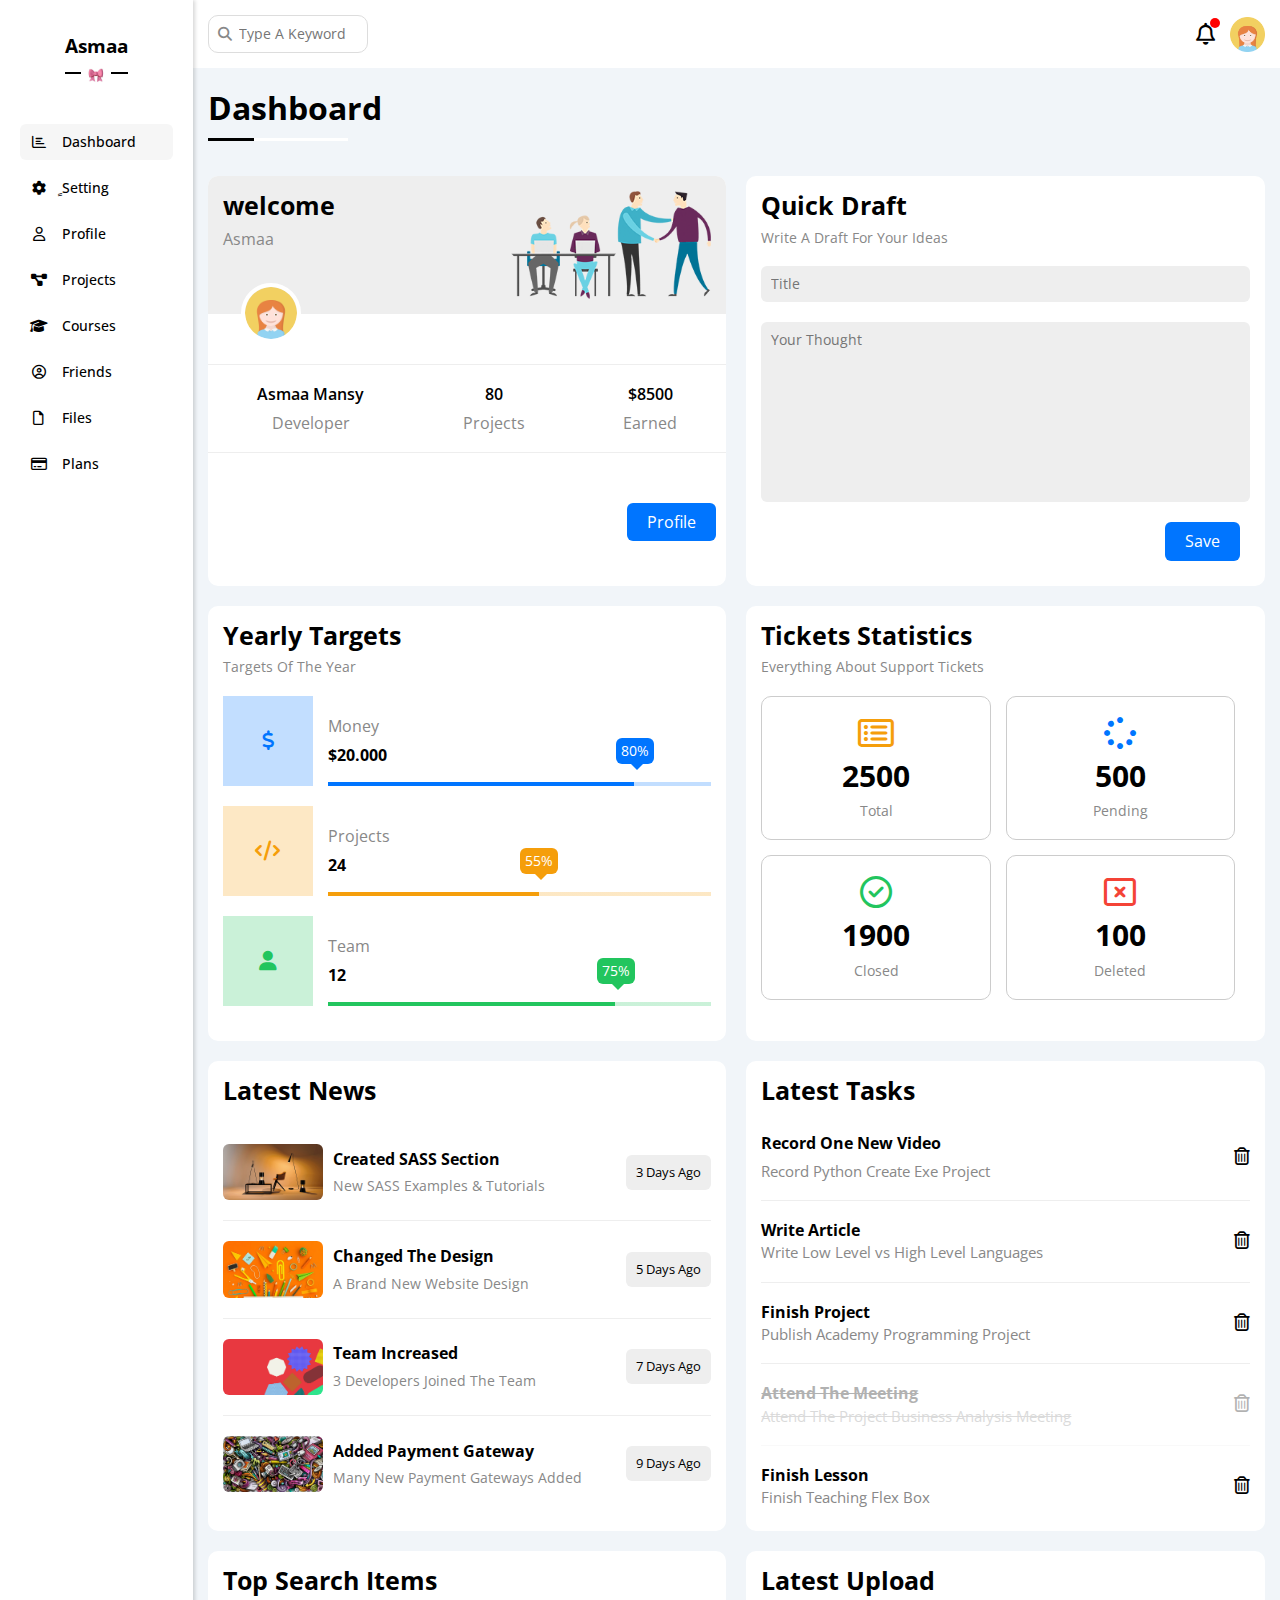
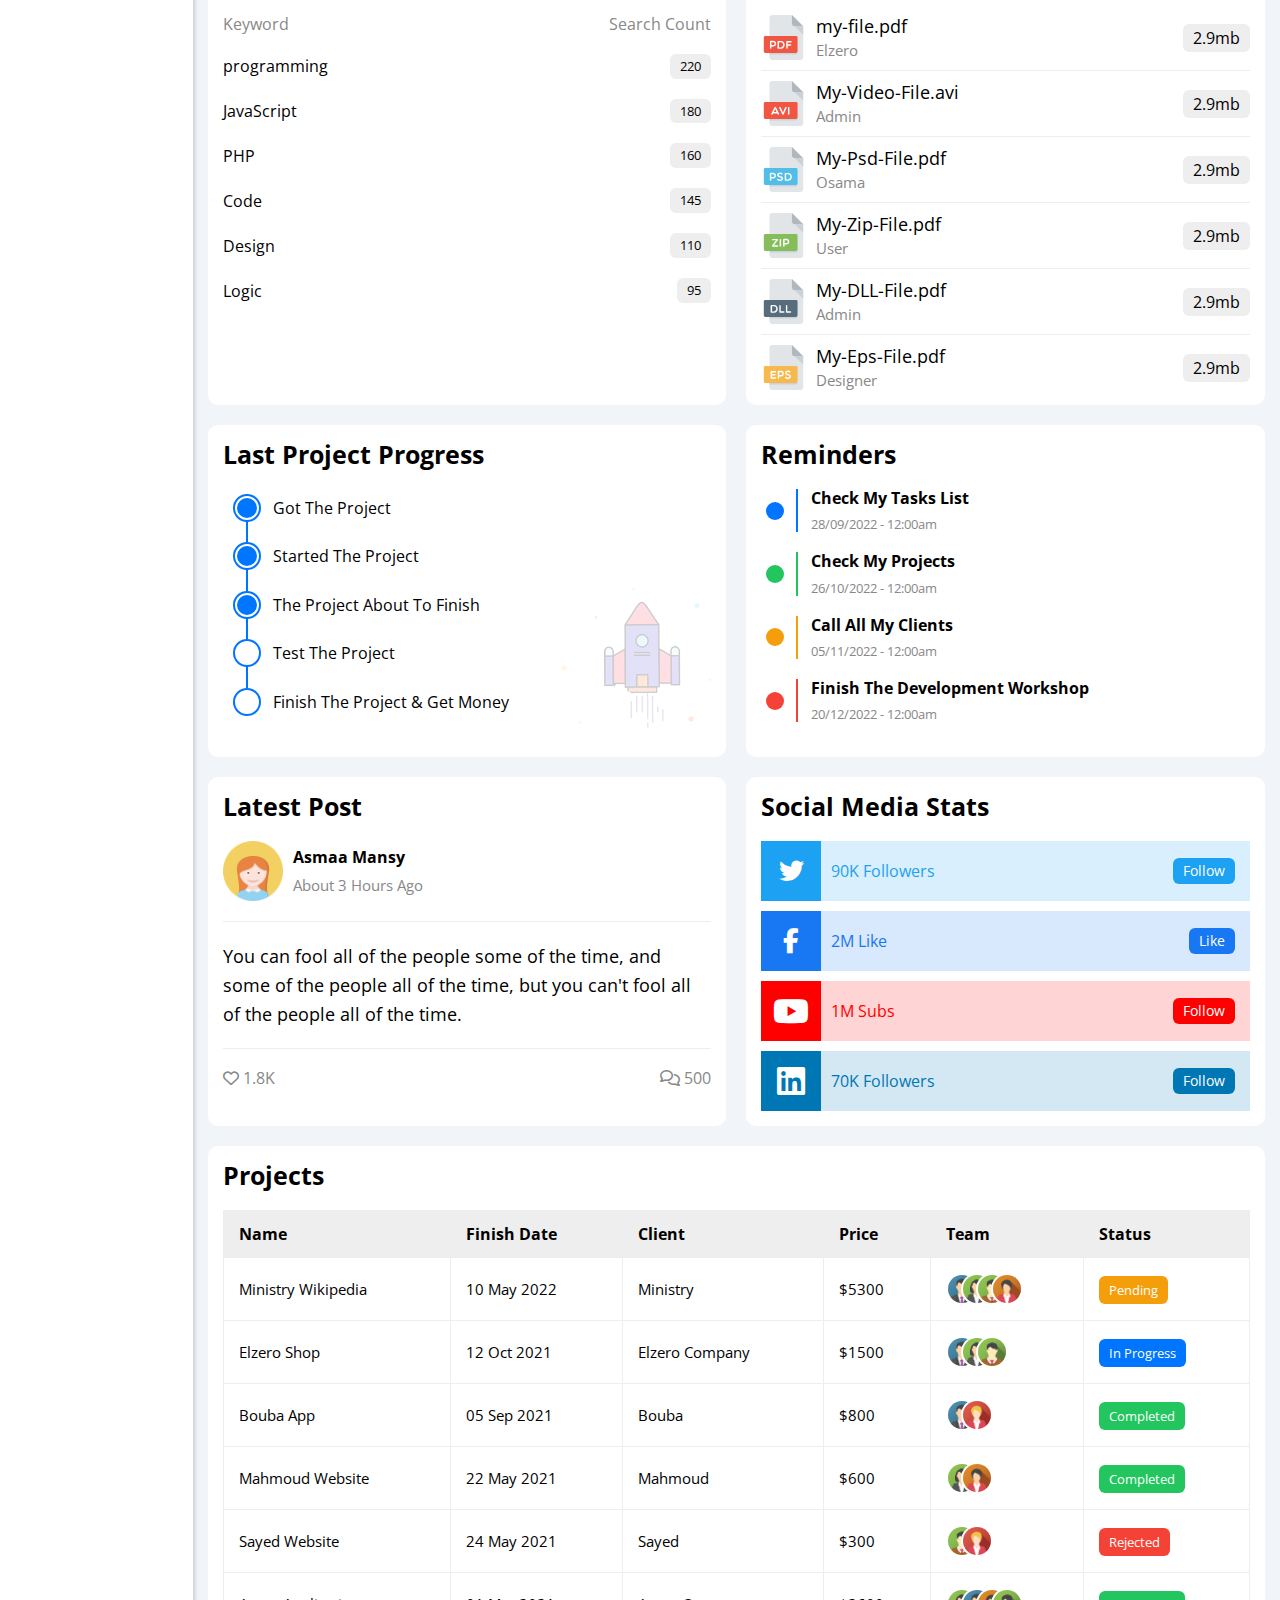
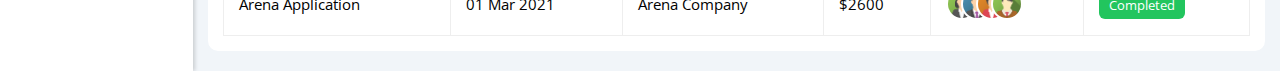
<file: index.html>
<!DOCTYPE html>
<html lang="en">
<head>
    <meta charset="UTF-8">
    <meta name="viewport" content="width=device-width, initial-scale=1.0">
    <link rel="stylesheet" href="css/framework.css">
    <link rel="stylesheet" href="css/normalize.css">
    <link rel="stylesheet" href="css/master.css">
    <!-- font Awsome for icons -->
    <link rel="stylesheet" href="css/all.min.css">
    <link rel="preconnect" href="https://fonts.googleapis.com">
    <link rel="preconnect" href="https://fonts.gstatic.com" crossorigin>
    <link href="https://fonts.googleapis.com/css2?family=Open+Sans:ital,wght@0,300..800;1,300..800&display=swap" rel="stylesheet">
    <title>Dashboard</title>
</head>
<body>
    <div class="page d-flex">
        <div class="sidebar b-white p-20 p-relative b-shadow">
            <div class="heading p-relative">
                <h3 class="p-relative w-fit">Asmaa</h3>
                <img src="images/bow-image.jpg" alt="bow" class="hide-mobile">
            </div> 
            <ul >
                <li>
                    <a href="index.html" class="active p-10 d-block">
                        <i class="fa-regular fa-chart-bar fa-fw"></i>
                        <span class="hide-mobile">Dashboard</span> 
                    </a>
                </li>
                <li>
                    <a href="setting.html" class="p-10 d-block" >
                        <i class="fa-solid fa-gear fa-fw"></i>
                        <span class="hide-mobile">ٍSetting</span>
                    </a>
                </li>
                <li>
                    <a href="profile.html" class="p-10 d-block">
                        <i class="fa-regular fa-user fa-fw"></i>
                        <span class="hide-mobile">Profile</span>
                    </a>
                </li>
                <li>
                    <a href="projects.html" class="p-10 d-block">
                        <i class="fa-solid fa-diagram-project fa-fw"></i>
                        <span class="hide-mobile">Projects</span>
                    </a>
                </li>
                <li>
                    <a href="courses.html" class="p-10 d-block" >
                        <i class="fa-solid fa-graduation-cap fa-fw"></i>
                        <span class="hide-mobile">Courses</span>
                    </a>
                </li>
                <li>
                    <a href="friends.html" class="p-10 d-block">
                        <i class="fa-regular fa-circle-user fa-fw"></i>
                        <span class="hide-mobile">Friends</span>
                    </a>
                </li>
                <li>
                    <a href="files.html" class="p-10 d-block">
                        <i class="fa-regular fa-file fa-fw"></i>
                        <span class="hide-mobile">Files</span>
                    </a>
                </li>
                <li>
                    <a href="plans.html" class="p-10 d-block">
                        <i class="fa-regular fa-credit-card fa-fw"></i>
                        <span class="hide-mobile">Plans</span>
                    </a>
                </li>
            </ul>
        </div>
        <div class="content w-full">
            <div class="head  b-white p-15 flex-center">
                <form class="search p-relative">
                    <i class="fa-solid fa-magnifying-glass"></i>
                    <input type="search" placeholder="Type A Keyword">
                </form>
                <div class="user">
                    <div class="notification p-relative">
                    <i class="fa-regular fa-bell"></i>
                    </div>
                    <img src="images/avatar-2.png" alt="image of user ">
                </div>
            </div>
            <div class="container">
                <h1>Dashboard</h1>
                <div class="wrapper">
                    <!-- start Welcome -->
                    <div class="welcome b-white border-r-10">
                        <div class="intro">
                            <div class="text">
                                <h2>welcome</h2>
                                <p>Asmaa</p>
                            </div>
                            <img src="images/welcome.png" alt="team" class="hide-mobile">
                        </div>
                        <div class="info">
                            <div>
                                <h4>Asmaa Mansy</h4>
                                <p>Developer</p>
                            </div>
                            <div>
                                <h4>80</h4>
                                <p>Projects</p>
                            </div>
                            <div>
                                <h4>$8500</h4>
                                <p>Earned</p>
                            </div>
                            <img src="images/avatar-2.png" alt="user-picture">
                        </div>
                            <a href="profile.html" class="visit button">Profile</a>
                    </div>
                    <!-- End Welcome -->
                    <!-- start draf -->
                    <div class="draft b-white p-15 border-r-10">
                        <h2 class="mb-10 f-25">Quick Draft</h2>
                        <p class="c-gray f-14">Write A Draft For Your Ideas</p>
                        <input type="text" placeholder="Title" class="d-block w-full mt-20 mb-20 p-10 border-r-6 f-14 b-eee border-n">
                        <textarea name="Your Ideas" placeholder="Your Thought" class="d-block w-full mt-20 mb-20 p-10 border-r-6 f-14 b-eee border-n resize-n"></textarea>
                        <input type="submit" class="button visit" value="Save">
                    </div>
                    <!-- End draft -->
                    <!--start targets  -->
                    <div class="yearly-targets b-white border-r-10 p-15">
                         <h2 class="mb-10 f-25">Yearly Targets</h2>
                        <p class="c-gray f-14 mb-20">Targets Of The Year</p>
                        <div class="target d-flex mb-20 align-center gap-15">
                            <i class="fa-solid fa-dollar-sign fa-lg c-blue"></i>
                            <div class="info flex-1 p-relative">
                                <p  class="c-gray mb-10">Money</p>
                                <span class="fw-bold">$20.000</span>
                                <span class="progress">
                                    80%
                                    <span></span>
                                </span>
                            </div>
                        </div>
                        <div class="target d-flex mb-20 align-center gap-15">
                            <i class="fa-solid fa-code fa-lg c-orange"></i>
                            <div class="info flex-1 p-relative">
                                <p  class="c-gray mb-10">Projects</p>
                                <span class="fw-bold">24</span>
                                <span class="progress">
                                    55%
                                    <span></span>
                                </span>
                            </div>
                        </div>
                        <div class="target d-flex mb-20 align-center gap-15 ">
                            <i class="fa-solid fa-user fa-lg c-green"></i>
                            <div class="info flex-1 p-relative">
                                <p  class="c-gray mb-10">Team</p>
                                <span class="fw-bold">12</span>
                                <span class="progress">
                                    75%
                                    <span></span>
                                </span>
                            </div>
                        </div>
                    </div>
                    <!-- End targets -->
                    <!--start tickets  -->
                    <div class="tickets b-white p-15 border-r-10">
                        <h2 class="mb-10 f-25">Tickets Statistics</h2>
                        <p class="c-gray f-14 mb-20">Everything About Support Tickets</p>
                        <div class="body d-flex wrap gap-15">
                            <div class="box t-center border-r-10 p-20">
                                <i class="fa-regular fa-rectangle-list fa-2x mb-10 c-orange"></i>
                                <span class="d-block fw-bold mb-10">2500</span>
                                <p class="c-gray f-14">Total</p>
                            </div>
                            <div class="box t-center border-r-10 p-20">
                                <i class="fa-solid fa-spinner fa-2x mb-10 c-blue"></i>
                                <span class="d-block fw-bold mb-10">500</span>
                                <p class="c-gray f-14">Pending</p>
                            </div>
                            <div class="box t-center border-r-10 p-20">
                                <i class="fa-regular fa-circle-check fa-2x mb-10 c-green"></i>
                                <span class="d-block fw-bold mb-10">1900</span>
                                <p class="c-gray f-14">Closed</p>
                            </div>
                            <div class="box t-center border-r-10 p-20">
                                <i class="fa-regular fa-rectangle-xmark fa-2x mb-10 c-red"></i>
                                <span class="d-block fw-bold mb-10">100</span>
                                <p class="c-gray f-14">Deleted</p>
                            </div>
                        </div>
                    </div>
                    <!--End tickets  -->
                    <!-- start  latest news -->
                     <div class="latest-news b-white border-r-10 p-15">
                        <h2 class="f-25 mb-20">Latest News</h2>
                        <div class="news d-flex align-center gap-10 pt-20  pb-20  borderb-eee">
                        <img src="images/news-01.png" class="w-100 border-r-6" >
                            <div class="txt  flex-1">
                                <h4 class="mb-10">Created SASS Section</h4>
                                <p class="f-14 c-gray">New SASS Examples & Tutorials</p>
                            </div>
                            <span class="f-13 b-eee p-10 border-r-6" >3 Days Ago</span>
                        </div>
                        <div class="news d-flex align-center gap-10 pb-20 pt-20 borderb-eee">
                        <img src="images/news-02.png" class="w-100 border-r-6" >
                            <div class="txt flex-1">
                                <h4 class="mb-10">Changed The Design</h4>
                                <p class="f-14 c-gray">A Brand New Website Design</p>
                            </div>
                            <span class="f-13 b-eee p-10 border-r-6" >5 Days Ago</span>
                        </div>
                        <div class="news d-flex align-center gap-10 pb-20 pt-20 borderb-eee">
                            <img src="images/news-03.png" class="w-100 border-r-6" >
                            <div class="txt flex-1">
                                <h4 class="mb-10">Team Increased</h4>
                                <p class="f-14 c-gray">3 Developers Joined The Team</p>
                            </div>
                            <span class="f-13 b-eee p-10 border-r-6" >7 Days Ago</span>
                        </div>
                        <div class="news d-flex align-center gap-10 pt-20 ">
                            <img src="images/news-04.png" class="w-100 border-r-6" >
                            <div class="txt  flex-1">
                                <h4 class="mb-10">Added Payment Gateway</h4>
                                <p class="f-14 c-gray">Many New Payment Gateways Added</p>
                            </div>
                            <span class="f-13 b-eee p-10 border-r-6" >9 Days Ago</span>
                        </div>
                     </div>
                    <!-- End  latest news -->
                    <!--start latest tasks  -->
                    <div class="latest-tasks b-white border-r-10 p-15">
                        <h2 class="mb-20 f-25">Latest Tasks</h2>
                        <div class="tasks pt-10 pb-20 borderb-eee flex-between">
                            <div class="txt">
                                <h4 class="mb-10">Record One New Video</h4>
                                <p class="m-0 c-gray f-15">Record Python Create Exe Project</p>
                            </div>
                            <i class="fa-regular fa-trash-can f-18"></i>
                        </div>
                        <div class="tasks pt-20 pb-20 borderb-eee flex-between">
                            <div class="txt">
                                <h4 class="mb-5">Write Article</h4>
                                <p class="m-0 c-gray f-15">Write Low Level vs High Level Languages</p>
                            </div>
                            <i class="fa-regular fa-trash-can f-18"></i>
                        </div>
                        <div class="tasks pt-20 pb-20 borderb-eee flex-between">
                            <div class="txt">
                                <h4 class="mb-5">Finish Project</h4>
                                <p class="m-0 c-gray f-15">Publish Academy Programming Project</p>
                            </div>
                            <i class="fa-regular fa-trash-can f-18"></i>
                        </div>
                        <div class="tasks pt-20 pb-20 borderb-eee flex-between deleted">
                            <div class="txt">
                                <h4 class="mb-5 ">Attend The Meeting</h4>
                                <p class="m-0 c-gray f-15 ">Attend The Project Business Analysis Meeting</p>
                            </div>
                            <i class="fa-regular fa-trash-can f-18"></i>
                        </div>
                        <div class="tasks pt-20 pb-10 flex-between">
                            <div class="txt">
                                <h4 class="mb-5">Finish Lesson</h4>
                                <p class="m-0 c-gray f-15">Finish Teaching Flex Box</p>
                            </div>
                            <i class="fa-regular fa-trash-can f-18"></i>
                        </div>
                    </div>
                    <!--End latest tasks  -->
                    <!-- start top-search items -->
                     <div class="search b-white p-15 border-r-10">
                        <h2 class="f-25 mb-20">Top Search Items</h2>
                        <div class="title flex-between mb-20">
                            <p class="c-gray">Keyword</p>
                            <p class="c-gray">Search Count</p>
                        </div>
                        <div class="row flex-between mb-20">
                            <p>programming</p>
                            <span class="f-13 compontent-of-p b-eee border-r-6">220</span>
                        </div>
                        <div class="row flex-between mb-20">
                            <p>JavaScript</p>
                            <span class="f-13 compontent-of-p b-eee border-r-6">180</span>
                        </div>
                        <div class="row flex-between mb-20">
                            <p>PHP</p>
                            <span class="f-13 compontent-of-p b-eee border-r-6">160</span>
                        </div>
                        <div class="row flex-between mb-20">
                            <p>Code</p>
                            <span class="f-13 compontent-of-p b-eee border-r-6">145</span>
                        </div>
                        <div class="row flex-between mb-20">
                            <p>Design</p>
                            <span class="f-13 compontent-of-p b-eee border-r-6">110</span>
                        </div>
                        <div class="row flex-between mb-20">
                            <p>Logic</p>
                            <span class="f-13 compontent-of-p b-eee border-r-6">95</span>
                        </div>
                     </div>
                    <!-- End top-search items -->
                    <!-- start latest uploads  -->
                     <div class="latest-uploads b-white p-15 border-r-10">
                        <h2 class="f-25 mb-20">Latest Upload</h2>
                        <div class="row flex-center gap-10  pb-10 borderb-eee">
                            <img src="images/pdf.svg" alt="file in pdf " class="w-45">
                            <div class="txt flex-1">
                                <h4 class="mb-5 fw-normal f-18">my-file.pdf</h4>
                                <p class="c-gray f-15">Elzero</p>
                            </div>
                            <span class="compontent-of-p b-eee border-r-6">2.9mb</span>
                        </div>
                        <div class="row flex-center gap-10  pb-10 pt-10   borderb-eee">
                            <img src="images/avi.svg" alt="file in pdf " class="w-45">
                            <div class="txt flex-1">
                                <h4 class="mb-5 fw-normal f-18">My-Video-File.avi</h4>
                                <p class="c-gray f-15">Admin</p>
                            </div>
                            <span class="compontent-of-p b-eee border-r-6">2.9mb</span>
                        </div>
                        <div class="row flex-center gap-10  pb-10 pt-10  borderb-eee">
                            <img src="images/psd.svg" alt="file in pdf " class="w-45">
                            <div class="txt flex-1">
                                <h4 class="mb-5 fw-normal f-18">My-Psd-File.pdf</h4>
                                <p class="c-gray f-15">Osama</p>
                            </div>
                            <span class="compontent-of-p b-eee border-r-6">2.9mb</span>
                        </div>
                        <div class="row flex-center gap-10 pt-10 pb-10 borderb-eee">
                            <img src="images/zip.svg" alt="file in pdf " class="w-45">
                            <div class="txt flex-1">
                                <h4 class="mb-5 fw-normal f-18">My-Zip-File.pdf</h4>
                                <p class="c-gray f-15">User</p>
                            </div>
                            <span class="compontent-of-p b-eee border-r-6">2.9mb</span>
                        </div>
                        <div class="row flex-center gap-10  pb-10 pt-10 borderb-eee">
                            <img src="images/dll.svg" alt="file in pdf " class="w-45">
                            <div class="txt flex-1">
                                <h4 class="mb-5 fw-normal f-18">My-DLL-File.pdf</h4>
                                <p class="c-gray f-15">Admin</p>
                            </div>
                            <span class="compontent-of-p b-eee border-r-6">2.9mb</span>
                        </div>
                        <div class="row flex-center gap-10  pt-10 ">
                            <img src="images/eps.svg" alt="file in pdf " class="w-45">
                            <div class="txt flex-1">
                                <h4 class="mb-5 fw-normal f-18">My-Eps-File.pdf</h4>
                                <p class="c-gray f-15">Designer</p>
                            </div>
                            <span class="compontent-of-p b-eee border-r-6">2.9mb</span>
                        </div>
                     </div>
                    <!-- End latest uploads  -->
                    <!--  start last project progress  -->
                      <div class="last-project-progress b-white border-r-10 p-15">
                        <h2 class="f-25 mb-20 ">Last Project Progress</h2>
                        <div class="body d-flex align-end space-between">
                            <ul class="ml-50">
                                <li class="mb-20 pt-10 done">Got The Project</li>
                                <li class="mb-20 pt-10 done">Started The Project</li>
                                <li class="mb-20 pt-10 done">The Project About To Finish</li>
                                <li class="mb-20 pt-10 now">Test The Project</li>
                                <li class="mb-20 pt-10 not-yet">Finish The Project & Get Money</li>
                            </ul>
                            <img src="images/project.png" alt="rocket" class="w-150 hide-mobile">
                        </div>
                      </div>
                    <!--  End last project progress  -->
                    <!-- start reminders  -->
                     <div class="reminders b-white border-r-10 p-15">
                        <h2 class="f-25 mb-20">Reminders</h2>
                        <ul>
                            <li class="mb-20 p-relative ml-50 blue">
                                <h4 class="mb-10">Check My Tasks List</h4>
                                <p class="c-gray f-13">28/09/2022 - 12:00am</p>
                            </li>
                            <li class="mb-20 p-relative ml-50 green">
                                <h4 class="mb-10">Check My Projects</h4>
                                <p class="c-gray f-13">26/10/2022 - 12:00am</p>
                            </li>
                            <li class="mb-20 p-relative ml-50 orange">
                                <h4 class="mb-10">Call All My Clients</h4>
                                <p class="c-gray f-13">05/11/2022 - 12:00am</p>
                            </li>
                            <li class="mb-20 p-relative ml-50 red">
                                <h4 class="mb-10">Finish The Development Workshop</h4>
                                <p class="c-gray f-13">20/12/2022 - 12:00am</p>
                            </li>
                        </ul>
                     </div>
                    <!-- End reminders  -->
                    <!-- start  last post -->
                     <div class="last-post b-white border-r-10 p-15">
                        <h2 class="f-25 mb-20">Latest Post</h2>
                        <div class="row d-flex gap-10 align-center pb-20 borderb-eee">
                            <img src="images/avatar-2.png" alt="user" class="w-60">
                            <div class="text flex-1">
                                <h4 class="mb-10">Asmaa Mansy</h4>
                                <p class="f-15 c-gray">About 3 Hours Ago</p>
                            </div>
                        </div>
                        <div class="row pb-20 borderb-eee pt-20 ">
                            <p class="f-18 lh-1-6 txt-c-mobile">You can fool all of the people some of the time, and some of the people all
                                 of the time, but you can't fool all of the people all of the time.</p>
                        </div>
                        <div class="row flex-between pt-20 ">
                            <div class="liks c-gray f-16">
                                <i class="fa-regular fa-heart"></i>
                                <span>1.8K</span>
                            </div>
                            <div class="comments c-gray f-16">
                                <i class="fa-regular fa-comments"></i>
                                <span> 500</span>
                            </div>
                        </div>
                     </div>
                    <!-- End  last post -->
                    <!-- start social media  -->
                     <div class="social-media b-white border-r-10 p-15">
                        <h2 class="f-25 mb-20">Social Media Stats</h2>
                        <div class="row twitter  flex-between gap-10 mb-10 pr-15">
                            <i class="fa-brands fa-twitter c-white b-twitter p-15 f-25 "></i>
                            <p class="flex-1 c-twitter">90K Followers</p>
                            <a href="#" class="c-white b-twitter f-14 compontent-of-p border-r-6">Follow</a>
                        </div>
                        <div class="row facebook  flex-between gap-10 mb-10 pr-15">
                            <i class="fa-brands fa-facebook-f c-white b-face p-15 f-25"></i>
                            <p class="flex-1 c-face">2M Like</p>
                            <a href="#" class="c-white b-face f-14 compontent-of-p border-r-6">Like</a>
                        </div>
                        <div class="row youtube  flex-between gap-10 mb-10 pr-15">
                            <i class="fa-brands fa-youtube fa-2x c-white b-youtube p-15 f-25 "></i>
                            <p class="flex-1 c-youtube">1M Subs</p>
                            <a href="#" class="c-white b-youtube f-14 compontent-of-p border-r-6">Follow</a>
                        </div>
                        <div class="row linked-in  flex-between gap-10 pr-15">
                            <i class="fa-brands fa-linkedin fa-2x c-white b-linked p-15 f-25 "></i>
                            <p class="flex-1 c-linked">70K Followers</p>
                            <a href="#" class="c-white b-linked f-14 compontent-of-p border-r-6">Follow</a>
                        </div>
                     </div>
                    <!-- End social media  -->
                </div>
                <!-- start projects -->
                    <div class="projects w-full border-r-10 b-white p-15 mt-20 mb-20">
                    <h2 class="f-25 mb-20">Projects</h2>
                    <div class="responsive-table">
                         <table>
                            <thead>
                                <th>Name</th>
                                <th>Finish Date</th>
                                <th>Client</th>
                                <th>Price</th>
                                <th>Team</th>
                                <th>Status</th>
                            </thead>
                            <tbody>
                                <tr>
                                    <td>Ministry Wikipedia</td>
                                    <td>10 May 2022</td>
                                    <td>Ministry</td>
                                    <td>$5300</td>
                                    <td class="d-flex team">
                                        <img src="images/team-01.png">
                                        <img src="images/team-02.png" >
                                        <img src="images/team-03.png" >
                                        <img src="images/team-04.png">
                                    </td>
                                    <td>
                                        <span class="compontent-of-p c-white border-r-6 pending f-13">Pending</span>
                                    </td>
                                </tr>
                                <tr>
                                    <td>Elzero Shop</td>
                                    <td>12 Oct 2021</td>
                                    <td>Elzero Company</td>
                                    <td>$1500</td>
                                    <td class="d-flex team">
                                        <img src="images/team-01.png"  >
                                        <img src="images/team-02.png" >
                                        <img src="images/team-03.png" >  
                                    </td>
                                    <td>
                                        <span class="compontent-of-p c-white border-r-6 in-progress f-13">In Progress</span>
                                    </td>
                                </tr>
                                <tr>
                                    <td>Bouba App</td>
                                    <td>05 Sep 2021</td>
                                    <td>Bouba</td>
                                    <td>$800</td>
                                    <td class="d-flex team">
                                        <img src="images/team-01.png"  >
                                        <img src="images/team-05.png" > 
                                    </td>
                                    <td>
                                        <span class="compontent-of-p c-white border-r-6 completed f-13">Completed</span>
                                    </td>
                                </tr>
                                <tr>
                                    <td>Mahmoud Website</td>
                                    <td>22 May 2021</td>
                                    <td>Mahmoud</td>
                                    <td>$600</td>
                                    <td class="d-flex team">
                                    <img src="images/team-02.png"  >
                                    <img src="images/team-04.png" >   
                                    </td>
                                    <td>
                                        <span class="compontent-of-p c-white border-r-6 completed f-13">Completed</span>
                                    </td>
                                </tr>
                                <tr>
                                    <td>Sayed Website</td>
                                    <td>24 May 2021</td>
                                    <td>Sayed</td>
                                    <td>$300</td>
                                    <td class="d-flex team">
                                    <img src="images/team-03.png"  >
                                    <img src="images/team-05.png" >    
                                    </td>
                                    <td>
                                        <span class="compontent-of-p c-white border-r-6 rejected f-13">Rejected</span>
                                    </td>
                                </tr>
                                <tr>
                                    <td>Arena Application</td>
                                    <td>01 Mar 2021</td>
                                    <td>Arena Company</td>
                                    <td>$2600</td>
                                    <td class="d-flex team">
                                    <img src="images/team-02.png" >   
                                    <img src="images/team-01.png" >   
                                    <img src="images/team-04.png" >   
                                    <img src="images/team-03.png" >   
                                    </td>
                                    <td>
                                        <span class="compontent-of-p c-white border-r-6 completed f-13">Completed</span>
                                    </td>
                                </tr>
                            </tbody>
                         </table>
                    </div>
                    </div>
                <!-- End projects -->
            </div>
        </div>
    </div>
</body>
</html>
</file>
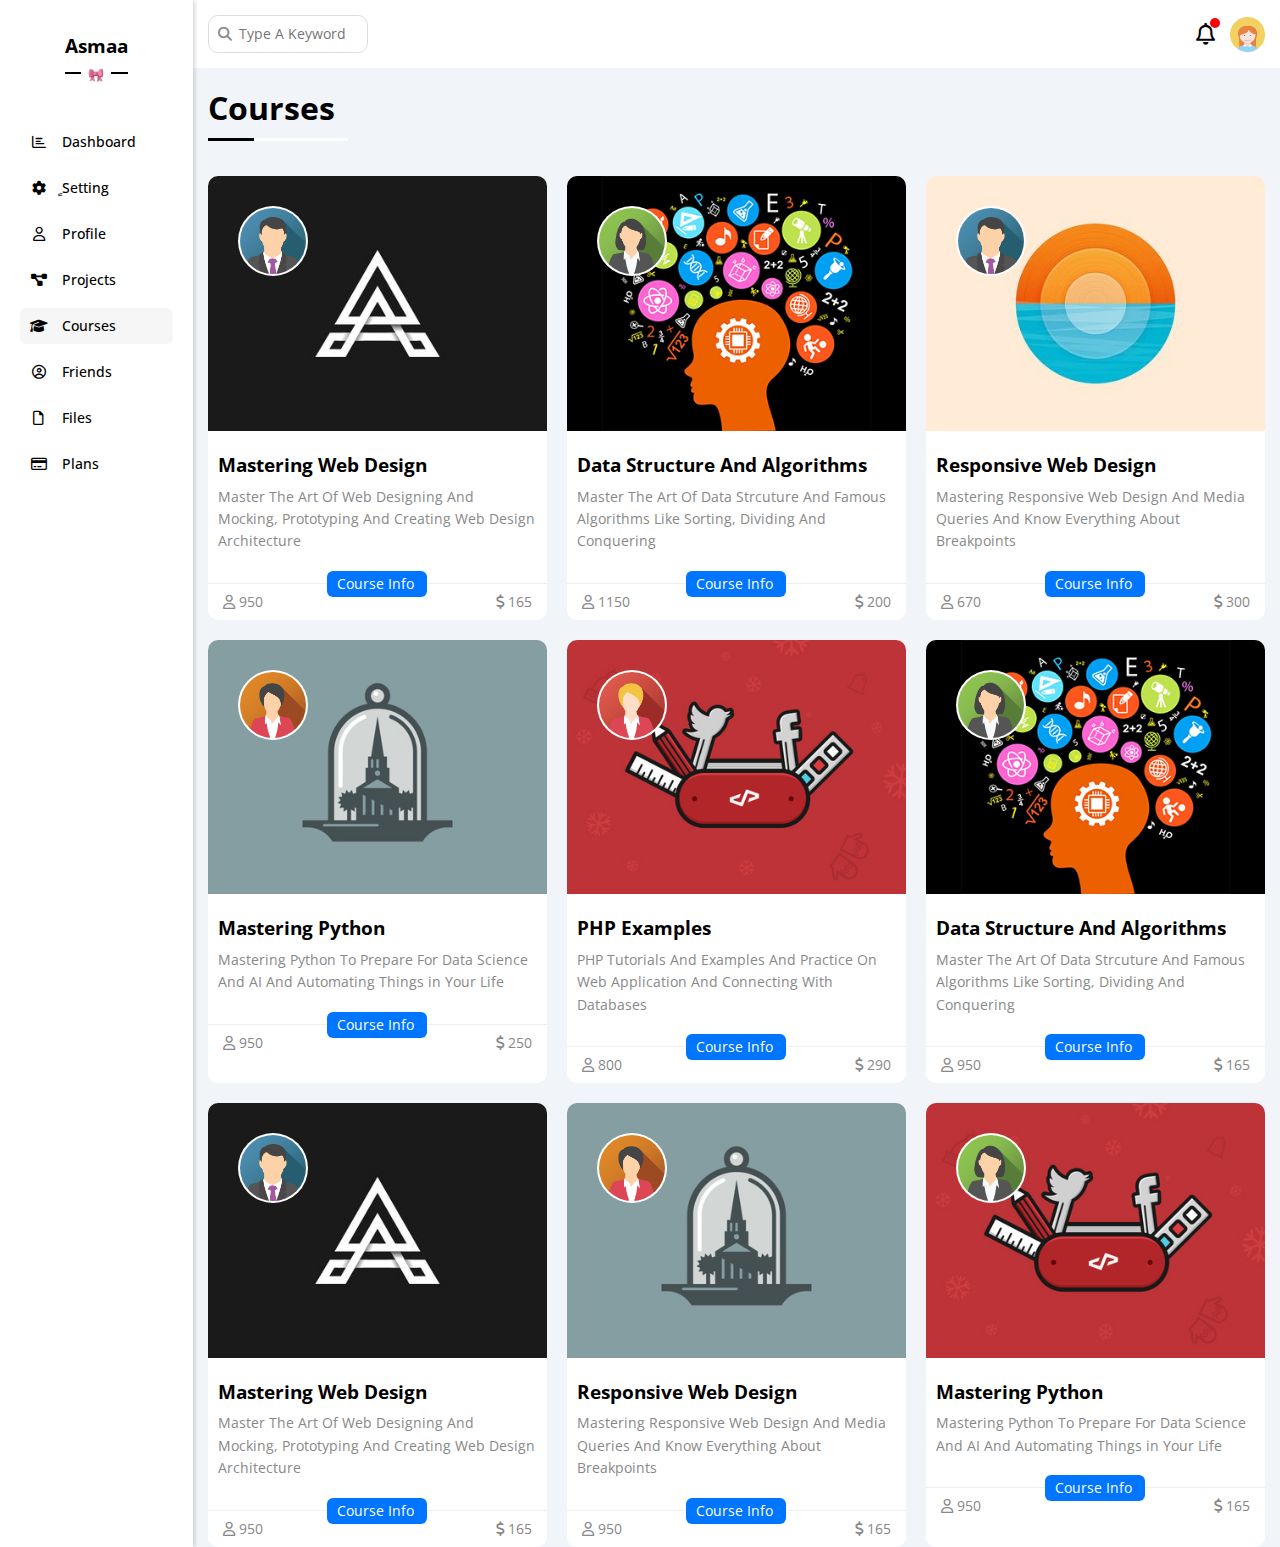
<file: courses.html>
<!DOCTYPE html>
<html lang="en">
<head>
    <meta charset="UTF-8">
    <meta name="viewport" content="width=device-width, initial-scale=1.0">
    <link rel="stylesheet" href="css/framework.css">
    <link rel="stylesheet" href="css/normalize.css">
    <link rel="stylesheet" href="css/master.css">
    <!-- font Awsome for icons -->
    <link rel="stylesheet" href="css/all.min.css">
    <link rel="preconnect" href="https://fonts.googleapis.com">
    <link rel="preconnect" href="https://fonts.gstatic.com" crossorigin>
    <link href="https://fonts.googleapis.com/css2?family=Open+Sans:ital,wght@0,300..800;1,300..800&display=swap" rel="stylesheet">
    <title>Courses</title>
</head>
<body>
    <div class="page d-flex">
        <div class="sidebar b-white p-20 p-relative b-shadow">
            <div class="heading p-relative">
                <h3 class="p-relative w-fit">Asmaa</h3>
                <img src="images/bow-image.jpg" alt="bow" class="hide-mobile">
            </div> 
            <ul >
                <li>
                    <a href="index.html" class="p-10 d-block">
                        <i class="fa-regular fa-chart-bar fa-fw"></i>
                        <span class="hide-mobile">Dashboard</span> 
                    </a>
                </li>
                <li>
                    <a href="setting.html" class=" p-10 d-block" >
                        <i class="fa-solid fa-gear fa-fw"></i>
                        <span class="hide-mobile">ٍSetting</span>
                    </a>
                </li>
                <li>
                    <a href="profile.html" class="p-10 d-block">
                        <i class="fa-regular fa-user fa-fw"></i>
                        <span class="hide-mobile">Profile</span>
                    </a>
                </li>
                <li>
                    <a href="projects.html" class="p-10 d-block">
                        <i class="fa-solid fa-diagram-project fa-fw"></i>
                        <span class="hide-mobile">Projects</span>
                    </a>
                </li>
                <li>
                    <a href="courses.html" class="active p-10 d-block" >
                        <i class="fa-solid fa-graduation-cap fa-fw"></i>
                        <span class="hide-mobile">Courses</span>
                    </a>
                </li>
                <li>
                    <a href="friends.html" class="p-10 d-block">
                        <i class="fa-regular fa-circle-user fa-fw"></i>
                        <span class="hide-mobile">Friends</span>
                    </a>
                </li>
                <li>
                    <a href="files.html" class="p-10 d-block">
                        <i class="fa-regular fa-file fa-fw"></i>
                        <span class="hide-mobile">Files</span>
                    </a>
                </li>
                <li>
                    <a href="plans.html" class="p-10 d-block">
                        <i class="fa-regular fa-credit-card fa-fw"></i>
                        <span class="hide-mobile">Plans</span>
                    </a>
                </li>
            </ul>
        </div>
        <div class="content w-full">
            <div class="head  b-white p-15 flex-center">
                <form class="search p-relative">
                    <i class="fa-solid fa-magnifying-glass"></i>
                    <input type="search" placeholder="Type A Keyword">
                </form>
                <div class="user">
                    <div class="notification p-relative">
                    <i class="fa-regular fa-bell"></i>
                    </div>
                    <img src="images/avatar-2.png" alt="image of user ">
                </div>
            </div>
            <div class="container">
                <h1>Courses</h1>
                <div class="wrapper three">
                    <div class="course b-white border-r-10">
                        <div class="image p-relative mb-20">
                            <img src="images/course-01.jpg">
                            <img src="images/team-01.png">
                        </div>
                        <div class="txt">
                            <h3 class="mb-10">Mastering Web Design</h3>
                            <p class="f-14 c-gray mb-20 lh-1-6">Master The Art Of Web Designing And Mocking, Prototyping And Creating Web Design Architecture</p>
                        </div>
                        <div class="info p-relative flex-between  pt-10 pb-10">
                            <span class="compontent-of-p b-blue c-white border-r-6 f-14">Course Info</span>
                             <div class="c-gray f-14">
                                <i class="fa-regular fa-user"></i>
                                <span>950</span>
                             </div>
                             <div class="c-gray f-14">
                                <i class="fa-solid fa-dollar-sign"></i>
                                <span>165</span>
                             </div>
                        </div>
                    </div>
                    <div class="course b-white border-r-10">
                        <div class="image p-relative mb-20">
                            <img src="images/course-02.jpg">
                            <img src="images/team-02.png">
                        </div>
                        <div class="txt">
                            <h3 class="mb-10">Data Structure And Algorithms</h3>
                            <p class="f-14 c-gray mb-20 lh-1-6">Master The Art Of Data Strcuture And Famous Algorithms Like Sorting, Dividing And Conquering</p>
                        </div>
                        <div class="info p-relative flex-between  pt-10 pb-10">
                            <span class="compontent-of-p b-blue c-white border-r-6 f-14">Course Info</span>
                             <div class="c-gray f-14">
                                <i class="fa-regular fa-user"></i>
                                <span>1150</span>
                             </div>
                             <div class="c-gray f-14">
                                <i class="fa-solid fa-dollar-sign"></i>
                                <span>200</span>
                             </div>
                        </div>
                    </div>
                    <div class="course b-white border-r-10">
                        <div class="image p-relative mb-20">
                            <img src="images/course-03.jpg">
                            <img src="images/team-01.png">
                        </div>
                        <div class="txt">
                            <h3 class="mb-10">Responsive Web Design</h3>
                            <p class="f-14 c-gray mb-20 lh-1-6">Mastering Responsive Web Design And Media Queries And Know Everything About Breakpoints</p>
                        </div>
                        <div class="info p-relative flex-between  pt-10 pb-10">
                            <span class="compontent-of-p b-blue c-white border-r-6 f-14">Course Info</span>
                             <div class="c-gray f-14">
                                <i class="fa-regular fa-user"></i>
                                <span>670</span>
                             </div>
                             <div class="c-gray f-14">
                                <i class="fa-solid fa-dollar-sign"></i>
                                <span>300</span>
                             </div>
                        </div>
                    </div>
                    <div class="course b-white border-r-10">
                        <div class="image p-relative mb-20">
                            <img src="images/course-04.jpg">
                            <img src="images/team-04.png">
                        </div>
                        <div class="txt">
                            <h3 class="mb-10">Mastering Python</h3>
                            <p class="f-14 c-gray mb-20 lh-1-6">Mastering Python To Prepare For Data Science And AI And Automating Things in Your Life</p>
                        </div>
                        <div class="info p-relative flex-between  pt-10 pb-10">
                            <span class="compontent-of-p b-blue c-white border-r-6 f-14">Course Info</span>
                             <div class="c-gray f-14">
                                <i class="fa-regular fa-user"></i>
                                <span>950</span>
                             </div>
                             <div class="c-gray f-14">
                                <i class="fa-solid fa-dollar-sign"></i>
                                <span>250</span>
                             </div>
                        </div>
                    </div>
                    <div class="course b-white border-r-10">
                        <div class="image p-relative mb-20">
                            <img src="images/course-05.jpg">
                            <img src="images/team-05.png">
                        </div>
                        <div class="txt">
                            <h3 class="mb-10">PHP Examples</h3>
                            <p class="f-14 c-gray mb-20 lh-1-6">PHP Tutorials And Examples And Practice On Web Application And Connecting With Databases</p>
                        </div>
                        <div class="info p-relative flex-between  pt-10 pb-10">
                            <span class="compontent-of-p b-blue c-white border-r-6 f-14">Course Info</span>
                             <div class="c-gray f-14">
                                <i class="fa-regular fa-user"></i>
                                <span>800</span>
                             </div>
                             <div class="c-gray f-14">
                                <i class="fa-solid fa-dollar-sign"></i>
                                <span>290</span>
                             </div>
                        </div>
                    </div>
                    <div class="course b-white border-r-10">
                        <div class="image p-relative mb-20">
                            <img src="images/course-02.jpg">
                            <img src="images/team-02.png">
                        </div>
                        <div class="txt">
                            <h3 class="mb-10">Data Structure And Algorithms</h3>
                            <p class="f-14 c-gray mb-20 lh-1-6">Master The Art Of Data Strcuture And Famous Algorithms Like Sorting, Dividing And Conquering</p>
                        </div>
                        <div class="info p-relative flex-between  pt-10 pb-10">
                            <span class="compontent-of-p b-blue c-white border-r-6 f-14">Course Info</span>
                             <div class="c-gray f-14">
                                <i class="fa-regular fa-user"></i>
                                <span>950</span>
                             </div>
                             <div class="c-gray f-14">
                                <i class="fa-solid fa-dollar-sign"></i>
                                <span>165</span>
                             </div>
                        </div>
                    </div>
                    <div class="course b-white border-r-10">
                        <div class="image p-relative mb-20">
                            <img src="images/course-01.jpg">
                            <img src="images/team-01.png">
                        </div>
                        <div class="txt">
                            <h3 class="mb-10">Mastering Web Design</h3>
                            <p class="f-14 c-gray mb-20 lh-1-6">Master The Art Of Web Designing And Mocking, Prototyping And Creating Web Design Architecture</p>
                        </div>
                        <div class="info p-relative flex-between  pt-10 pb-10">
                            <span class="compontent-of-p b-blue c-white border-r-6 f-14">Course Info</span>
                             <div class="c-gray f-14">
                                <i class="fa-regular fa-user"></i>
                                <span>950</span>
                             </div>
                             <div class="c-gray f-14">
                                <i class="fa-solid fa-dollar-sign"></i>
                                <span>165</span>
                             </div>
                        </div>
                    </div>
                    <div class="course b-white border-r-10">
                        <div class="image p-relative mb-20">
                            <img src="images/course-04.jpg">
                            <img src="images/team-04.png">
                        </div>
                        <div class="txt">
                            <h3 class="mb-10">Responsive Web Design</h3>
                            <p class="f-14 c-gray mb-20 lh-1-6">Mastering Responsive Web Design And Media Queries And Know Everything About Breakpoints</p>
                        </div>
                        <div class="info p-relative flex-between  pt-10 pb-10">
                            <span class="compontent-of-p b-blue c-white border-r-6 f-14">Course Info</span>
                             <div class="c-gray f-14">
                                <i class="fa-regular fa-user"></i>
                                <span>950</span>
                             </div>
                             <div class="c-gray f-14">
                                <i class="fa-solid fa-dollar-sign"></i>
                                <span>165</span>
                             </div>
                        </div>
                    </div>
                    <div class="course b-white border-r-10">
                        <div class="image p-relative mb-20">
                            <img src="images/course-05.jpg">
                            <img src="images/team-02.png">
                        </div>
                        <div class="txt">
                            <h3 class="mb-10">Mastering Python</h3>
                            <p class="f-14 c-gray mb-20 lh-1-6">Mastering Python To Prepare For Data Science And AI And Automating Things in Your Life</p>
                        </div>
                        <div class="info p-relative flex-between  pt-10 pb-10">
                            <span class="compontent-of-p b-blue c-white border-r-6 f-14">Course Info</span>
                             <div class="c-gray f-14">
                                <i class="fa-regular fa-user"></i>
                                <span>950</span>
                             </div>
                             <div class="c-gray f-14">
                                <i class="fa-solid fa-dollar-sign"></i>
                                <span>165</span>
                             </div>
                        </div>
                    </div>
                </div>
            </div>
        </div>
    </div>
</body>
</html>
</file>
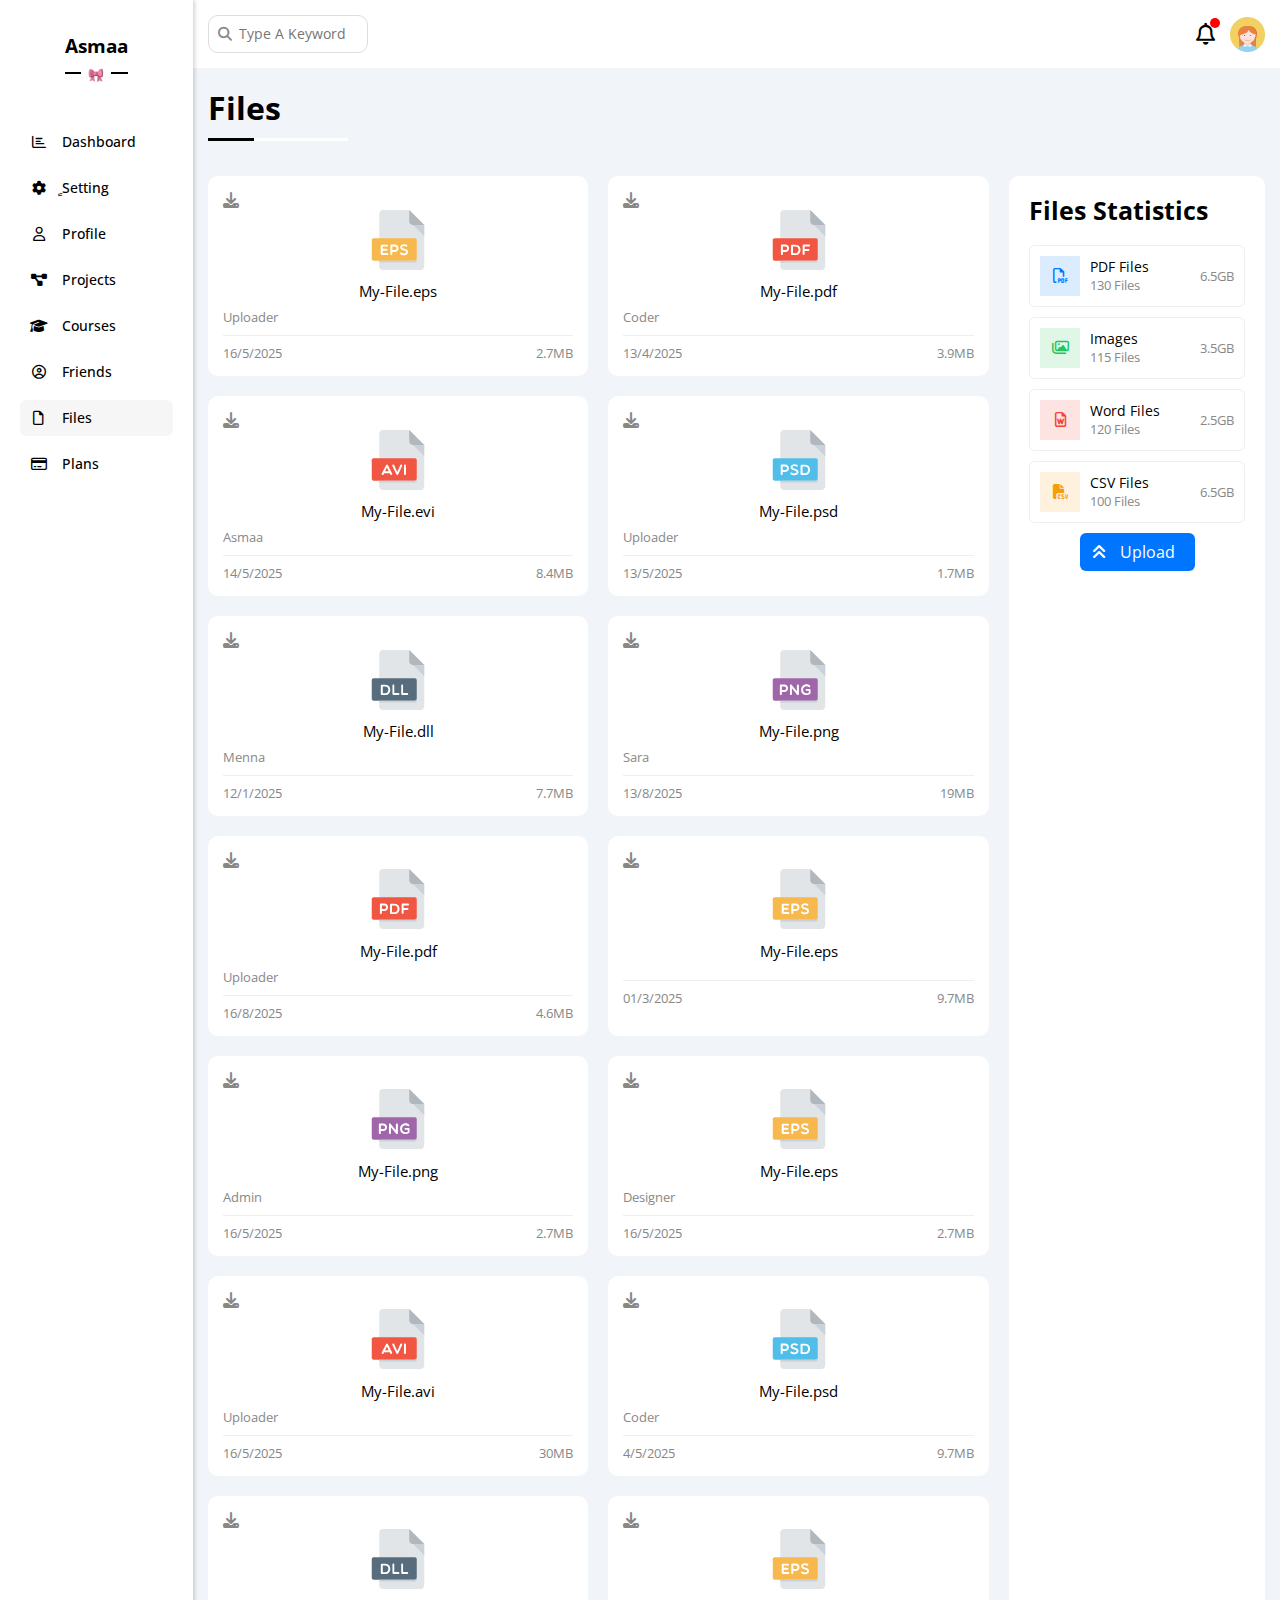
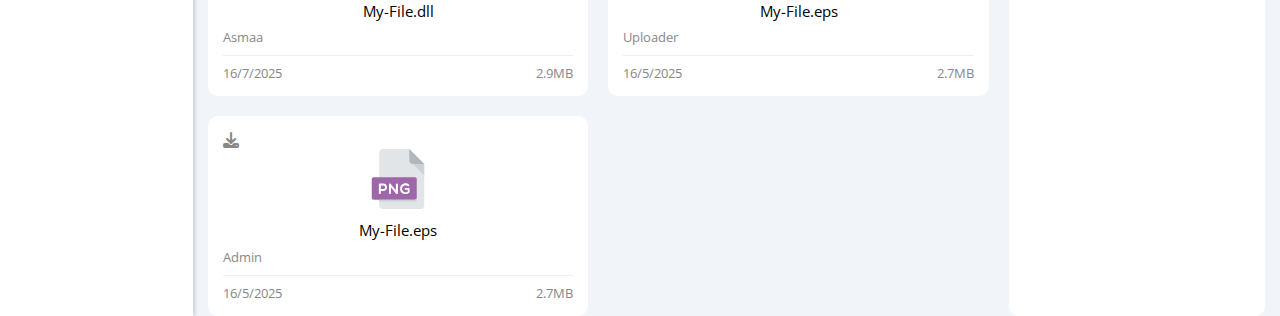
<file: files.html>
<!DOCTYPE html>
<html lang="en">
<head>
    <meta charset="UTF-8">
    <meta name="viewport" content="width=device-width, initial-scale=1.0">
    <link rel="stylesheet" href="css/framework.css">
    <link rel="stylesheet" href="css/normalize.css">
    <link rel="stylesheet" href="css/master.css">
    <!-- font Awsome for icons -->
    <link rel="stylesheet" href="css/all.min.css">
    <link rel="preconnect" href="https://fonts.googleapis.com">
    <link rel="preconnect" href="https://fonts.gstatic.com" crossorigin>
    <link href="https://fonts.googleapis.com/css2?family=Open+Sans:ital,wght@0,300..800;1,300..800&display=swap" rel="stylesheet">
    <title>Files</title>
</head>
<body>
    <div class="page d-flex">
        <div class="sidebar b-white p-20 p-relative b-shadow">
            <div class="heading p-relative">
                <h3 class="p-relative w-fit">Asmaa</h3>
                <img src="images/bow-image.jpg" alt="bow" class="hide-mobile">
            </div> 
            <ul >
                <li>
                    <a href="index.html" class="p-10 d-block">
                        <i class="fa-regular fa-chart-bar fa-fw"></i>
                        <span class="hide-mobile">Dashboard</span> 
                    </a>
                </li>
                <li>
                    <a href="setting.html" class=" p-10 d-block" >
                        <i class="fa-solid fa-gear fa-fw"></i>
                        <span class="hide-mobile">ٍSetting</span>
                    </a>
                </li>
                <li>
                    <a href="profile.html" class="p-10 d-block">
                        <i class="fa-regular fa-user fa-fw"></i>
                        <span class="hide-mobile">Profile</span>
                    </a>
                </li>
                <li>
                    <a href="projects.html" class="p-10 d-block">
                        <i class="fa-solid fa-diagram-project fa-fw"></i>
                        <span class="hide-mobile">Projects</span>
                    </a>
                </li>
                <li>
                    <a href="courses.html" class="p-10 d-block" >
                        <i class="fa-solid fa-graduation-cap fa-fw"></i>
                        <span class="hide-mobile">Courses</span>
                    </a>
                </li>
                <li>
                    <a href="friends.html" class="p-10 d-block">
                        <i class="fa-regular fa-circle-user fa-fw"></i>
                        <span class="hide-mobile">Friends</span>
                    </a>
                </li>
                <li>
                    <a href="files.html" class="active p-10 d-block">
                        <i class="fa-regular fa-file fa-fw"></i>
                        <span class="hide-mobile">Files</span>
                    </a>
                </li>
                <li>
                    <a href="plans.html" class="p-10 d-block">
                        <i class="fa-regular fa-credit-card fa-fw"></i>
                        <span class="hide-mobile">Plans</span>
                    </a>
                </li>
            </ul>
        </div>
        <div class="content w-full">
            <div class="head  b-white p-15 flex-center">
                <form class="search p-relative">
                    <i class="fa-solid fa-magnifying-glass"></i>
                    <input type="search" placeholder="Type A Keyword">
                </form>
                <div class="user">
                    <div class="notification p-relative">
                    <i class="fa-regular fa-bell"></i>
                    </div>
                    <img src="images/avatar-2.png" alt="image of user ">
                </div>
            </div>
            <div class="container">
                <h1>Files</h1>
                <div class="wrapper-files d-flex gap-20 ">
                    <div class="files flex-1">
                       <div class="file b-white p-15 border-r-10">
                            <i class="fa-solid fa-download c-gray"></i>
                            <div class="body t-center mb-10">
                                <img src="images/eps.svg" class="w-60 mb-10">
                                <p class="f-15">My-File.eps</p>
                            </div>
                            <span class=" d-block c-gray pb-10 borderb-eee f-13">Uploader</span>
                            <div class="date-space flex-between pt-10 ">
                                <span class="c-gray f-13">16/5/2025</span>
                                <span class="c-gray f-13">2.7MB</span>
                            </div>
                       </div>
                       <div class="file b-white p-15 border-r-10">
                            <i class="fa-solid fa-download c-gray"></i>
                            <div class="body t-center mb-10">
                                <img src="images/pdf.svg" class="w-60 mb-10">
                                <p class="f-15">My-File.pdf</p>
                            </div>
                            <span class=" d-block c-gray pb-10 borderb-eee f-13">Coder</span>
                            <div class="date-space flex-between pt-10 ">
                                <span class="c-gray f-13">13/4/2025</span>
                                <span class="c-gray f-13">3.9MB</span>
                            </div>
                       </div>
                       <div class="file b-white p-15 border-r-10">
                            <i class="fa-solid fa-download c-gray"></i>
                            <div class="body t-center mb-10">
                                <img src="images/avi.svg" class="w-60 mb-10">
                                <p class="f-15">My-File.evi</p>
                            </div>
                            <span class=" d-block c-gray pb-10 borderb-eee f-13">Asmaa</span>
                            <div class="date-space flex-between pt-10 ">
                                <span class="c-gray f-13">14/5/2025</span>
                                <span class="c-gray f-13">8.4MB</span>
                            </div>
                       </div>
                       <div class="file b-white p-15 border-r-10">
                            <i class="fa-solid fa-download c-gray"></i>
                            <div class="body t-center mb-10">
                                <img src="images/psd.svg" class="w-60 mb-10">
                                <p class="f-15">My-File.psd</p>
                            </div>
                            <span class=" d-block c-gray pb-10 borderb-eee f-13">Uploader</span>
                            <div class="date-space flex-between pt-10 ">
                                <span class="c-gray f-13">13/5/2025</span>
                                <span class="c-gray f-13">1.7MB</span>
                            </div>
                       </div>
                       <div class="file b-white p-15 border-r-10">
                            <i class="fa-solid fa-download c-gray"></i>
                            <div class="body t-center mb-10">
                                <img src="images/dll.svg" class="w-60 mb-10">
                                <p class="f-15">My-File.dll</p>
                            </div>
                            <span class=" d-block c-gray pb-10 borderb-eee f-13">Menna</span>
                            <div class="date-space flex-between pt-10 ">
                                <span class="c-gray f-13">12/1/2025</span>
                                <span class="c-gray f-13">7.7MB</span>
                            </div>
                       </div>
                       <div class="file b-white p-15 border-r-10">
                            <i class="fa-solid fa-download c-gray"></i>
                            <div class="body t-center mb-10">
                                <img src="images/png.svg" class="w-60 mb-10">
                                <p class="f-15">My-File.png</p>
                            </div>
                            <span class=" d-block c-gray pb-10 borderb-eee f-13">Sara</span>
                            <div class="date-space flex-between pt-10 ">
                                <span class="c-gray f-13">13/8/2025</span>
                                <span class="c-gray f-13">19MB</span>
                            </div>
                       </div>
                       <div class="file b-white p-15 border-r-10">
                            <i class="fa-solid fa-download c-gray"></i>
                            <div class="body t-center mb-10">
                                <img src="images/pdf.svg" class="w-60 mb-10">
                                <p class="f-15">My-File.pdf</p>
                            </div>
                            <span class=" d-block c-gray pb-10 borderb-eee f-13">Uploader</span>
                            <div class="date-space flex-between pt-10 ">
                                <span class="c-gray f-13">16/8/2025</span>
                                <span class="c-gray f-13">4.6MB</span>
                            </div>
                       </div>
                       <div class="file b-white p-15 border-r-10">
                            <i class="fa-solid fa-download c-gray"></i>
                            <div class="body t-center mb-10">
                                <img src="images/eps.svg" class="w-60 mb-10">
                                <p class="f-15">My-File.eps</p>
                            </div>
                            <span class=" d-block c-gray pb-10 borderb-eee f-13"></span>
                            <div class="date-space flex-between pt-10 ">
                                <span class="c-gray f-13">01/3/2025</span>
                                <span class="c-gray f-13">9.7MB</span>
                            </div>
                       </div>
                       <div class="file b-white p-15 border-r-10">
                            <i class="fa-solid fa-download c-gray"></i>
                            <div class="body t-center mb-10">
                                <img src="images/png.svg" class="w-60 mb-10">
                                <p class="f-15">My-File.png</p>
                            </div>
                            <span class=" d-block c-gray pb-10 borderb-eee f-13">Admin</span>
                            <div class="date-space flex-between pt-10 ">
                                <span class="c-gray f-13">16/5/2025</span>
                                <span class="c-gray f-13">2.7MB</span>
                            </div>
                       </div>
                       <div class="file b-white p-15 border-r-10">
                            <i class="fa-solid fa-download c-gray"></i>
                            <div class="body t-center mb-10">
                                <img src="images/eps.svg" class="w-60 mb-10">
                                <p class="f-15">My-File.eps</p>
                            </div>
                            <span class=" d-block c-gray pb-10 borderb-eee f-13">Designer</span>
                            <div class="date-space flex-between pt-10 ">
                                <span class="c-gray f-13">16/5/2025</span>
                                <span class="c-gray f-13">2.7MB</span>
                            </div>
                       </div>
                       <div class="file b-white p-15 border-r-10">
                            <i class="fa-solid fa-download c-gray"></i>
                            <div class="body t-center mb-10">
                                <img src="images/avi.svg" class="w-60 mb-10">
                                <p class="f-15">My-File.avi</p>
                            </div>
                            <span class=" d-block c-gray pb-10 borderb-eee f-13">Uploader</span>
                            <div class="date-space flex-between pt-10 ">
                                <span class="c-gray f-13">16/5/2025</span>
                                <span class="c-gray f-13">30MB</span>
                            </div>
                       </div>
                       <div class="file b-white p-15 border-r-10">
                            <i class="fa-solid fa-download c-gray"></i>
                            <div class="body t-center mb-10">
                                <img src="images/psd.svg" class="w-60 mb-10">
                                <p class="f-15">My-File.psd</p>
                            </div>
                            <span class=" d-block c-gray pb-10 borderb-eee f-13">Coder</span>
                            <div class="date-space flex-between pt-10 ">
                                <span class="c-gray f-13">4/5/2025</span>
                                <span class="c-gray f-13">9.7MB</span>
                            </div>
                       </div>
                       <div class="file b-white p-15 border-r-10">
                            <i class="fa-solid fa-download c-gray"></i>
                            <div class="body t-center mb-10">
                                <img src="images/dll.svg" class="w-60 mb-10">
                                <p class="f-15">My-File.dll</p>
                            </div>
                            <span class=" d-block c-gray pb-10 borderb-eee f-13">Asmaa</span>
                            <div class="date-space flex-between pt-10 ">
                                <span class="c-gray f-13">16/7/2025</span>
                                <span class="c-gray f-13">2.9MB</span>
                            </div>
                       </div>
                       <div class="file b-white p-15 border-r-10">
                            <i class="fa-solid fa-download c-gray"></i>
                            <div class="body t-center mb-10">
                                <img src="images/eps.svg" class="w-60 mb-10">
                                <p class="f-15">My-File.eps</p>
                            </div>
                            <span class=" d-block c-gray pb-10 borderb-eee f-13">Uploader</span>
                            <div class="date-space flex-between pt-10 ">
                                <span class="c-gray f-13">16/5/2025</span>
                                <span class="c-gray f-13">2.7MB</span>
                            </div>
                       </div>
                       <div class="file b-white p-15 border-r-10">
                            <i class="fa-solid fa-download c-gray"></i>
                            <div class="body t-center mb-10">
                                <img src="images/png.svg" class="w-60 mb-10">
                                <p class="f-15">My-File.eps</p>
                            </div>
                            <span class=" d-block c-gray pb-10 borderb-eee f-13">Admin</span>
                            <div class="date-space flex-between pt-10 ">
                                <span class="c-gray f-13">16/5/2025</span>
                                <span class="c-gray f-13">2.7MB</span>
                            </div>
                       </div>
                    </div>
                    <div class="file-state b-white border-r-10 p-20">
                        <h2 class="f-25 mb-20">Files Statistics</h2>
                        <div class="state d-flex align-center p-10 gap-10 border-r-6 border-eee mb-10">
                            <i class="fa-regular fa-file-pdf fa-lg blue c-blue f-13"></i>
                            <div class="txt flex-1 w-100">
                                <p class="f-14">PDF Files</p>
                                <span class="c-gray f-13">130 Files</span>
                            </div>
                            <span class="c-gray f-13">6.5GB</span>
                        </div>
                        <div class="state d-flex align-center p-10 gap-10 border-r-6 border-eee mb-10">
                            <i class="fa-regular fa-images fa-lg green c-green f-13"></i>
                            <div class="txt flex-1 w-100">
                                <p class="f-14">Images</p>
                                <span class="c-gray f-13">115 Files</span>
                            </div>
                            <span class="c-gray f-13">3.5GB</span>
                        </div>
                        <div class="state d-flex align-center p-10 gap-10 border-r-6 border-eee mb-10">
                            <i class="fa-regular fa-file-word fa-lg red c-red f-13"></i>
                            <div class="txt flex-1 w-100">
                                <p class="f-14">Word Files</p>
                                <span class="c-gray f-13">120 Files</span>
                            </div>
                            <span class="c-gray f-13">2.5GB</span>
                        </div>
                        <div class="state d-flex align-center p-10 gap-10 border-r-6 border-eee mb-10">
                            <i class="fa-solid fa-file-csv fa-lg orange c-orange f-13"></i>
                            <div class="txt flex-1 w-100">
                                <p class="f-14">CSV Files</p>
                                <span class="c-gray f-13">100 Files</span>
                            </div>
                            <span class="c-gray f-13">6.5GB</span>
                        </div>
                        <div class="upload">
                            <a href="#" class="button visit mt-10">Upload</a>
                        </div>
                    </div>
                </div>
                   
                </div>
            </div>
        </div>
    </div>
</body>
</html>
</file>
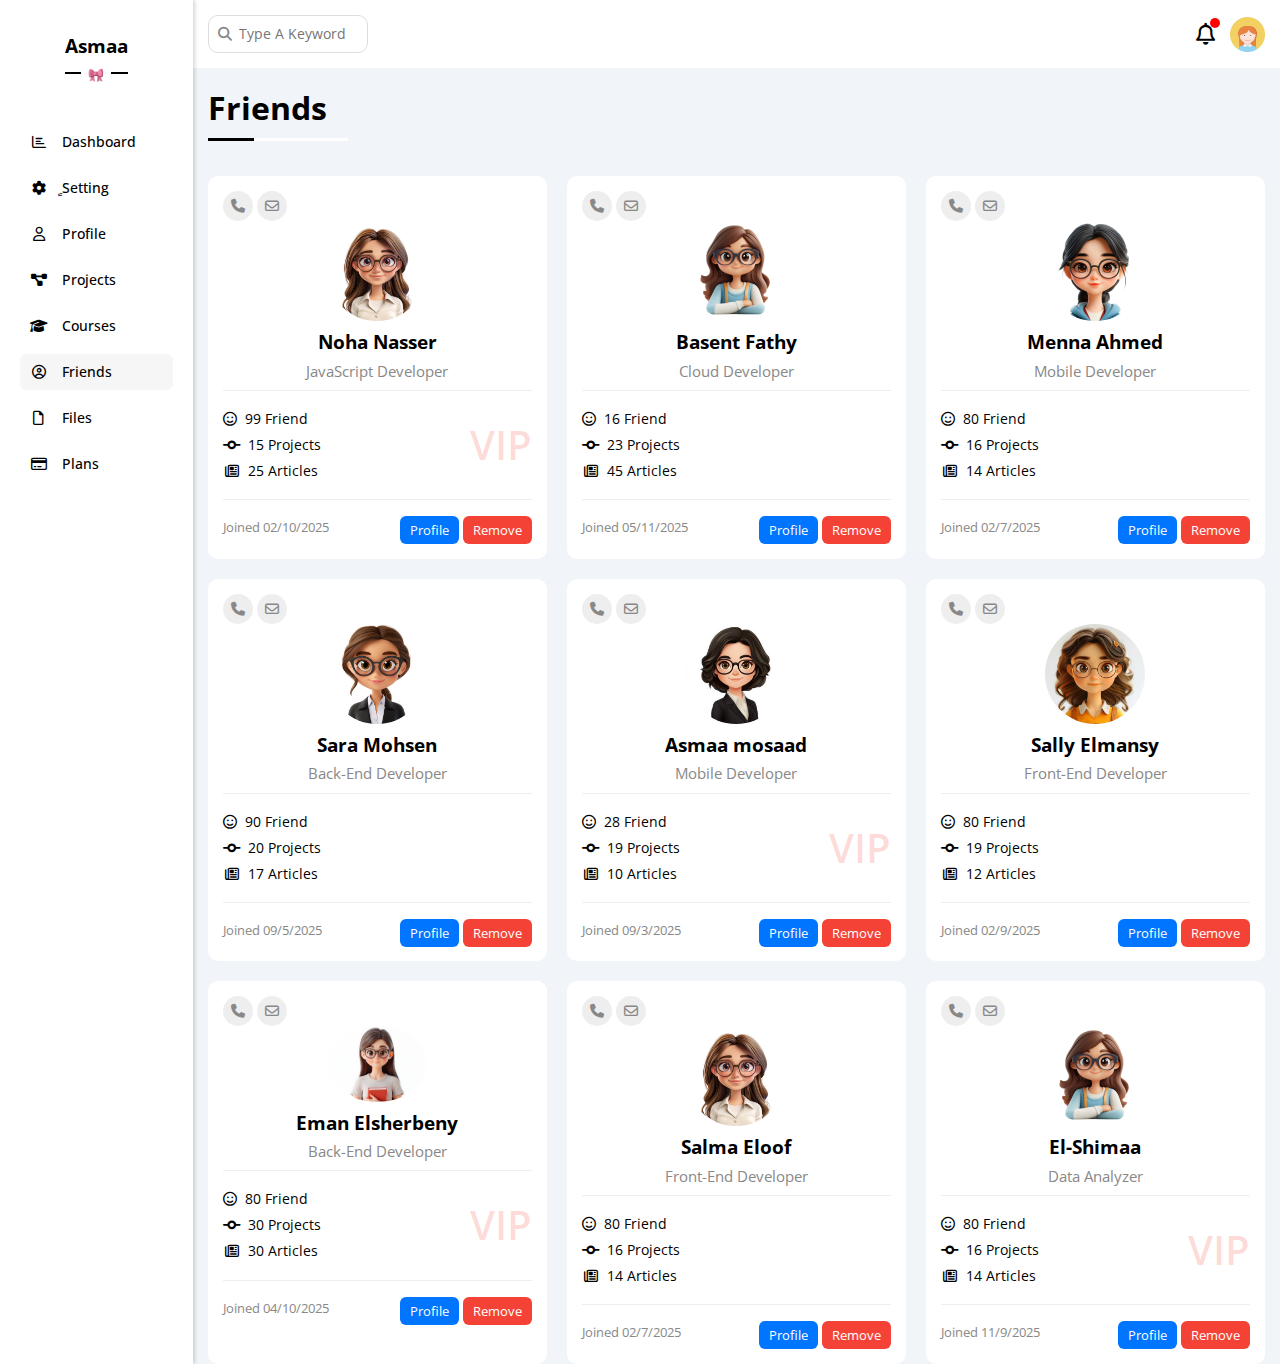
<file: friends.html>
<!DOCTYPE html>
<html lang="en">
<head>
    <meta charset="UTF-8">
    <meta name="viewport" content="width=device-width, initial-scale=1.0">
    <link rel="stylesheet" href="css/framework.css">
    <link rel="stylesheet" href="css/normalize.css">
    <link rel="stylesheet" href="css/master.css">
    <!-- font Awsome for icons -->
    <link rel="stylesheet" href="css/all.min.css">
    <link rel="preconnect" href="https://fonts.googleapis.com">
    <link rel="preconnect" href="https://fonts.gstatic.com" crossorigin>
    <link href="https://fonts.googleapis.com/css2?family=Open+Sans:ital,wght@0,300..800;1,300..800&display=swap" rel="stylesheet">
    <title>Friends</title>
</head>
<body>
    <div class="page d-flex">
        <div class="sidebar b-white p-20 p-relative b-shadow">
            <div class="heading p-relative">
                <h3 class="p-relative w-fit">Asmaa</h3>
                <img src="images/bow-image.jpg" alt="bow" class="hide-mobile">
            </div> 
            <ul >
                <li>
                    <a href="index.html" class="p-10 d-block">
                        <i class="fa-regular fa-chart-bar fa-fw"></i>
                        <span class="hide-mobile">Dashboard</span> 
                    </a>
                </li>
                <li>
                    <a href="setting.html" class=" p-10 d-block" >
                        <i class="fa-solid fa-gear fa-fw"></i>
                        <span class="hide-mobile">ٍSetting</span>
                    </a>
                </li>
                <li>
                    <a href="profile.html" class="p-10 d-block">
                        <i class="fa-regular fa-user fa-fw"></i>
                        <span class="hide-mobile">Profile</span>
                    </a>
                </li>
                <li>
                    <a href="projects.html" class="p-10 d-block">
                        <i class="fa-solid fa-diagram-project fa-fw"></i>
                        <span class="hide-mobile">Projects</span>
                    </a>
                </li>
                <li>
                    <a href="courses.html" class="p-10 d-block" >
                        <i class="fa-solid fa-graduation-cap fa-fw"></i>
                        <span class="hide-mobile">Courses</span>
                    </a>
                </li>
                <li>
                    <a href="friends.html" class="active p-10 d-block">
                        <i class="fa-regular fa-circle-user fa-fw"></i>
                        <span class="hide-mobile">Friends</span>
                    </a>
                </li>
                <li>
                    <a href="files.html" class="p-10 d-block">
                        <i class="fa-regular fa-file fa-fw"></i>
                        <span class="hide-mobile">Files</span>
                    </a>
                </li>
                <li>
                    <a href="plans.html" class="p-10 d-block">
                        <i class="fa-regular fa-credit-card fa-fw"></i>
                        <span class="hide-mobile">Plans</span>
                    </a>
                </li>
            </ul>
        </div>
        <div class="content w-full">
            <div class="head  b-white p-15 flex-center">
                <form class="search p-relative">
                    <i class="fa-solid fa-magnifying-glass"></i>
                    <input type="search" placeholder="Type A Keyword">
                </form>
                <div class="user">
                    <div class="notification p-relative">
                    <i class="fa-regular fa-bell"></i>
                    </div>
                    <img src="images/avatar-2.png" alt="image of user ">
                </div>
            </div>
            <div class="container">
                <h1>Friends</h1>
                <div class="wrapper three">
                    <div class="friend b-white border-r-10 p-15">
                        <div class="icons">
                            <i class="fa-solid fa-phone"></i>
                            <i class="fa-regular fa-envelope"></i>
                        </div>
                        <div class="person flex-center gap-10 pb-10 borderb-eee">
                            <img src="images/friend-w-1.jpg">
                            <h3>Noha Nasser</h3>
                            <p class="c-gray f-15">JavaScript Developer</p>
                        </div>
                        <div class="describe vip p-relative pb-20 pt-20 borderb-eee">
                            <div class="f-14 mb-10">
                                <i class="fa-regular fa-face-smile"></i>
                                <span>99 Friend</span>
                            </div>
                            <div class="f-14 mb-10">
                                <i class="fa-solid fa-code-commit fa-fw"></i>
                                <span>15 Projects</span>
                            </div>
                            <div class="f-14">
                                <i class="fa-regular fa-newspaper fa-fw"></i>
                                <span>25 Articles</span>
                            </div>
                        </div>
                        <div class="date d-flex  gap-10 pt-20 mb-5">
                            <p class="c-gray f-13 flex-1">Joined 02/10/2025</p>
                            <div class="buttons">
                                <a href="profile.html" class="compontent-of-p c-white b-blue border-r-6 f-13">Profile</a>
                                <a href="#" class="compontent-of-p c-white b-red border-r-6 f-13">Remove</a>
                            </div>

                        </div>
                    </div>
                    <div class="friend b-white border-r-10 p-15">
                        <div class="icons">
                            <i class="fa-solid fa-phone"></i>
                            <i class="fa-regular fa-envelope"></i>
                        </div>
                        <div class="person flex-center gap-10 pb-10 borderb-eee">
                            <img src="images/friend-w-2.webp">
                            <h3>Basent Fathy</h3>
                            <p class="c-gray f-15">Cloud Developer</p>
                        </div>
                        <div class="describe p-relative pb-20 pt-20 borderb-eee">
                            <div class="f-14 mb-10">
                                <i class="fa-regular fa-face-smile"></i>
                                <span>16 Friend</span>
                            </div>
                            <div class="f-14 mb-10">
                                <i class="fa-solid fa-code-commit fa-fw"></i>
                                <span>23 Projects</span>
                            </div>
                            <div class="f-14">
                                <i class="fa-regular fa-newspaper fa-fw"></i>
                                <span>45 Articles</span>
                            </div>
                        </div>
                        <div class="date d-flex  gap-10 pt-20 mb-5">
                            <p class="c-gray f-13 flex-1">Joined 05/11/2025</p>
                            <div class="buttons">
                                <a href="profile.html" class="compontent-of-p c-white b-blue border-r-6 f-13">Profile</a>
                                <a href="#" class="compontent-of-p c-white b-red border-r-6 f-13">Remove</a>
                            </div>

                        </div>
                    </div>
                    <div class="friend b-white border-r-10 p-15">
                        <div class="icons">
                            <i class="fa-solid fa-phone"></i>
                            <i class="fa-regular fa-envelope"></i>
                        </div>
                        <div class="person flex-center gap-10 pb-10 borderb-eee">
                            <img src="images/friend-w-3.webp">
                            <h3>Menna Ahmed</h3>
                            <p class="c-gray f-15">Mobile Developer</p>
                        </div>
                        <div class="describe  p-relative pb-20 pt-20 borderb-eee">
                            <div class="f-14 mb-10">
                                <i class="fa-regular fa-face-smile"></i>
                                <span>80 Friend</span>
                            </div>
                            <div class="f-14 mb-10">
                                <i class="fa-solid fa-code-commit fa-fw"></i>
                                <span>16 Projects</span>
                            </div>
                            <div class="f-14">
                                <i class="fa-regular fa-newspaper fa-fw"></i>
                                <span>14 Articles</span>
                            </div>
                        </div>
                        <div class="date d-flex  gap-10 pt-20 mb-5">
                            <p class="c-gray f-13 flex-1">Joined 02/7/2025</p>
                            <div class="buttons">
                                <a href="profile.html" class="compontent-of-p c-white b-blue border-r-6 f-13">Profile</a>
                                <a href="#" class="compontent-of-p c-white b-red border-r-6 f-13">Remove</a>
                            </div>

                        </div>
                    </div>
                    <div class="friend b-white border-r-10 p-15">
                        <div class="icons">
                            <i class="fa-solid fa-phone"></i>
                            <i class="fa-regular fa-envelope"></i>
                        </div>
                        <div class="person flex-center gap-10 pb-10 borderb-eee">
                            <img src="images/friend-w-4.jpg">
                            <h3>Sara Mohsen</h3>
                            <p class="c-gray f-15">Back-End Developer</p>
                        </div>
                        <div class="describe  p-relative pb-20 pt-20 borderb-eee">
                            <div class="f-14 mb-10">
                                <i class="fa-regular fa-face-smile"></i>
                                <span>90 Friend</span>
                            </div>
                            <div class="f-14 mb-10">
                                <i class="fa-solid fa-code-commit fa-fw"></i>
                                <span>20 Projects</span>
                            </div>
                            <div class="f-14">
                                <i class="fa-regular fa-newspaper fa-fw"></i>
                                <span>17 Articles</span>
                            </div>
                        </div>
                        <div class="date d-flex  gap-10 pt-20 mb-5">
                            <p class="c-gray f-13 flex-1">Joined 09/5/2025</p>
                            <div class="buttons">
                                <a href="profile.html" class="compontent-of-p c-white b-blue border-r-6 f-13">Profile</a>
                                <a href="#" class="compontent-of-p c-white b-red border-r-6 f-13">Remove</a>
                            </div>

                        </div>
                    </div>
                    <div class="friend b-white border-r-10 p-15">
                        <div class="icons">
                            <i class="fa-solid fa-phone"></i>
                            <i class="fa-regular fa-envelope"></i>
                        </div>
                        <div class="person flex-center gap-10 pb-10 borderb-eee">
                            <img src="images/friend-w-5.jpg">
                            <h3>Asmaa mosaad</h3>
                            <p class="c-gray f-15">Mobile Developer</p>
                        </div>
                        <div class="describe vip p-relative pb-20 pt-20 borderb-eee">
                            <div class="f-14 mb-10">
                                <i class="fa-regular fa-face-smile"></i>
                                <span>28 Friend</span>
                            </div>
                            <div class="f-14 mb-10">
                                <i class="fa-solid fa-code-commit fa-fw"></i>
                                <span>19 Projects</span>
                            </div>
                            <div class="f-14">
                                <i class="fa-regular fa-newspaper fa-fw"></i>
                                <span>10 Articles</span>
                            </div>
                        </div>
                        <div class="date d-flex  gap-10 pt-20 mb-5">
                            <p class="c-gray f-13 flex-1">Joined 09/3/2025</p>
                            <div class="buttons">
                                <a href="profile.html" class="compontent-of-p c-white b-blue border-r-6 f-13">Profile</a>
                                <a href="#" class="compontent-of-p c-white b-red border-r-6 f-13">Remove</a>
                            </div>

                        </div>
                    </div>
                    <div class="friend b-white border-r-10 p-15">
                        <div class="icons">
                            <i class="fa-solid fa-phone"></i>
                            <i class="fa-regular fa-envelope"></i>
                        </div>
                        <div class="person flex-center gap-10 pb-10 borderb-eee">
                            <img src="images/friend-w-6.jpg">
                            <h3>Sally Elmansy</h3>
                            <p class="c-gray f-15">Front-End Developer</p>
                        </div>
                        <div class="describe  p-relative pb-20 pt-20 borderb-eee">
                            <div class="f-14 mb-10">
                                <i class="fa-regular fa-face-smile"></i>
                                <span>80 Friend</span>
                            </div>
                            <div class="f-14 mb-10">
                                <i class="fa-solid fa-code-commit fa-fw"></i>
                                <span>19 Projects</span>
                            </div>
                            <div class="f-14">
                                <i class="fa-regular fa-newspaper fa-fw"></i>
                                <span>12 Articles</span>
                            </div>
                        </div>
                        <div class="date d-flex  gap-10 pt-20 mb-5">
                            <p class="c-gray f-13 flex-1">Joined 02/9/2025</p>
                            <div class="buttons">
                                <a href="profile.html" class="compontent-of-p c-white b-blue border-r-6 f-13">Profile</a>
                                <a href="#" class="compontent-of-p c-white b-red border-r-6 f-13">Remove</a>
                            </div>

                        </div>
                    </div>
                    <div class="friend b-white border-r-10 p-15">
                        <div class="icons">
                            <i class="fa-solid fa-phone"></i>
                            <i class="fa-regular fa-envelope"></i>
                        </div>
                        <div class="person flex-center gap-10 pb-10 borderb-eee">
                            <img src="images/friend-w-7.jpg">
                            <h3>Eman Elsherbeny</h3>
                            <p class="c-gray f-15">Back-End Developer</p>
                        </div>
                        <div class="describe vip p-relative pb-20 pt-20 borderb-eee">
                            <div class="f-14 mb-10">
                                <i class="fa-regular fa-face-smile"></i>
                                <span>80 Friend</span>
                            </div>
                            <div class="f-14 mb-10">
                                <i class="fa-solid fa-code-commit fa-fw"></i>
                                <span>30 Projects</span>
                            </div>
                            <div class="f-14">
                                <i class="fa-regular fa-newspaper fa-fw"></i>
                                <span>30 Articles</span>
                            </div>
                        </div>
                        <div class="date d-flex  gap-10 pt-20 mb-5">
                            <p class="c-gray f-13 flex-1">Joined 04/10/2025</p>
                            <div class="buttons">
                                <a href="profile.html" class="compontent-of-p c-white b-blue border-r-6 f-13">Profile</a>
                                <a href="#" class="compontent-of-p c-white b-red border-r-6 f-13">Remove</a>
                            </div>

                        </div>
                    </div>
                    <div class="friend b-white border-r-10 p-15">
                        <div class="icons">
                            <i class="fa-solid fa-phone"></i>
                            <i class="fa-regular fa-envelope"></i>
                        </div>
                        <div class="person flex-center gap-10 pb-10 borderb-eee">
                            <img src="images/friend-w-1.jpg">
                            <h3>Salma Eloof</h3>
                            <p class="c-gray f-15">Front-End Developer</p>
                        </div>
                        <div class="describe  p-relative pb-20 pt-20 borderb-eee">
                            <div class="f-14 mb-10">
                                <i class="fa-regular fa-face-smile"></i>
                                <span>80 Friend</span>
                            </div>
                            <div class="f-14 mb-10">
                                <i class="fa-solid fa-code-commit fa-fw"></i>
                                <span>16 Projects</span>
                            </div>
                            <div class="f-14">
                                <i class="fa-regular fa-newspaper fa-fw"></i>
                                <span>14 Articles</span>
                            </div>
                        </div>
                        <div class="date d-flex  gap-10 pt-20 mb-5">
                            <p class="c-gray f-13 flex-1">Joined 02/7/2025</p>
                            <div class="buttons">
                                <a href="profile.html" class="compontent-of-p c-white b-blue border-r-6 f-13">Profile</a>
                                <a href="#" class="compontent-of-p c-white b-red border-r-6 f-13">Remove</a>
                            </div>

                        </div>
                    </div>
                    <div class="friend b-white border-r-10 p-15">
                        <div class="icons">
                            <i class="fa-solid fa-phone"></i>
                            <i class="fa-regular fa-envelope"></i>
                        </div>
                        <div class="person flex-center gap-10 pb-10 borderb-eee">
                            <img src="images/friend-w-2.webp">
                            <h3>El-Shimaa</h3>
                            <p class="c-gray f-15">Data Analyzer</p>
                        </div>
                        <div class="describe vip p-relative pb-20 pt-20 borderb-eee">
                            <div class="f-14 mb-10">
                                <i class="fa-regular fa-face-smile"></i>
                                <span>80 Friend</span>
                            </div>
                            <div class="f-14 mb-10">
                                <i class="fa-solid fa-code-commit fa-fw"></i>
                                <span>16 Projects</span>
                            </div>
                            <div class="f-14">
                                <i class="fa-regular fa-newspaper fa-fw"></i>
                                <span>14 Articles</span>
                            </div>
                        </div>
                        <div class="date d-flex  gap-10 pt-20 mb-5">
                            <p class="c-gray f-13 flex-1">Joined 11/9/2025</p>
                            <div class="buttons">
                                <a href="profile.html" class="compontent-of-p c-white b-blue border-r-6 f-13">Profile</a>
                                <a href="#" class="compontent-of-p c-white b-red border-r-6 f-13">Remove</a>
                            </div>
                        </div>
                    </div>
                </div>
            </div>
        </div>
    </div>
</body>
</html>
</file>
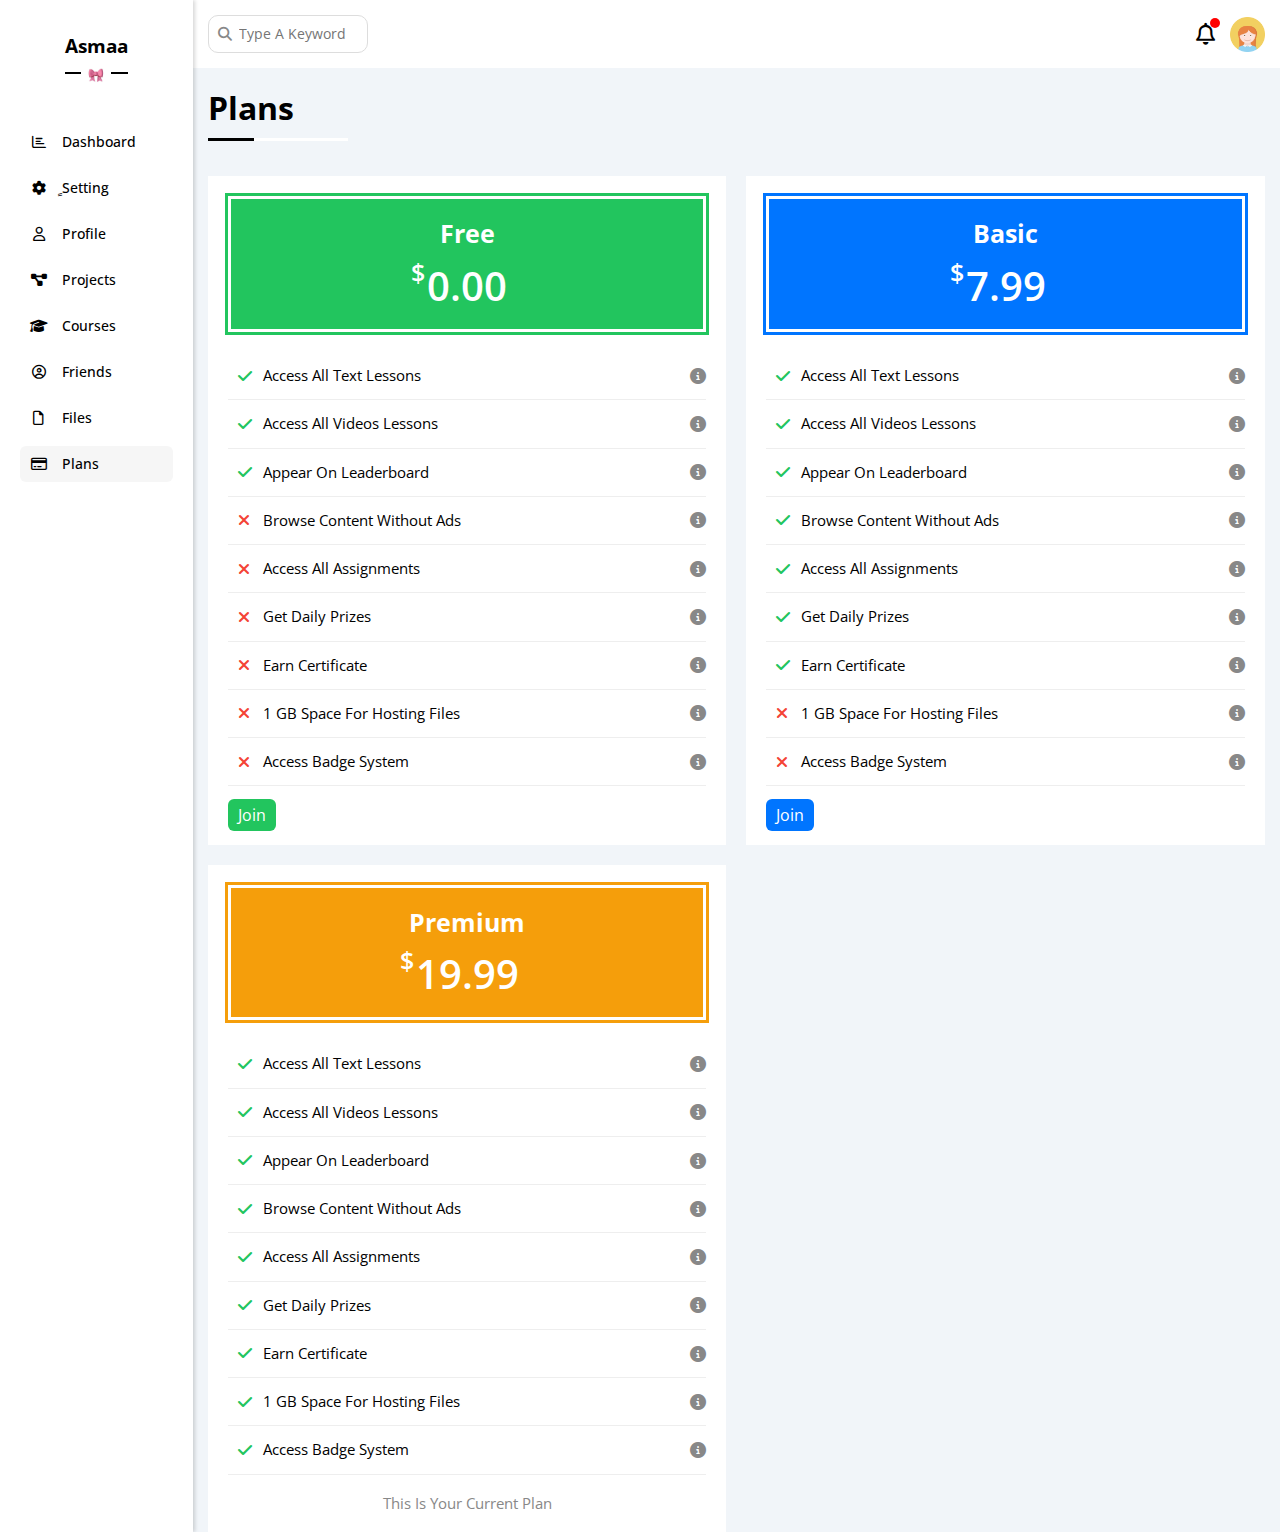
<file: plans.html>
<!DOCTYPE html>
<html lang="en">
<head>
    <meta charset="UTF-8">
    <meta name="viewport" content="width=device-width, initial-scale=1.0">
    <link rel="stylesheet" href="css/framework.css">
    <link rel="stylesheet" href="css/normalize.css">
    <link rel="stylesheet" href="css/master.css">
    <!-- font Awsome for icons -->
    <link rel="stylesheet" href="css/all.min.css">
    <link rel="preconnect" href="https://fonts.googleapis.com">
    <link rel="preconnect" href="https://fonts.gstatic.com" crossorigin>
    <link href="https://fonts.googleapis.com/css2?family=Open+Sans:ital,wght@0,300..800;1,300..800&display=swap" rel="stylesheet">
    <title>Plans</title>
</head>
<body>
    <div class="page d-flex">
        <div class="sidebar b-white p-20 p-relative b-shadow">
            <div class="heading p-relative">
                <h3 class="p-relative w-fit">Asmaa</h3>
                <img src="images/bow-image.jpg" alt="bow" class="hide-mobile">
            </div> 
            <ul >
                <li>
                    <a href="index.html" class="p-10 d-block">
                        <i class="fa-regular fa-chart-bar fa-fw"></i>
                        <span class="hide-mobile">Dashboard</span> 
                    </a>
                </li>
                <li>
                    <a href="setting.html" class=" p-10 d-block" >
                        <i class="fa-solid fa-gear fa-fw"></i>
                        <span class="hide-mobile">ٍSetting</span>
                    </a>
                </li>
                <li>
                    <a href="profile.html" class="p-10 d-block">
                        <i class="fa-regular fa-user fa-fw"></i>
                        <span class="hide-mobile">Profile</span>
                    </a>
                </li>
                <li>
                    <a href="projects.html" class="p-10 d-block">
                        <i class="fa-solid fa-diagram-project fa-fw"></i>
                        <span class="hide-mobile">Projects</span>
                    </a>
                </li>
                <li>
                    <a href="courses.html" class="p-10 d-block" >
                        <i class="fa-solid fa-graduation-cap fa-fw"></i>
                        <span class="hide-mobile">Courses</span>
                    </a>
                </li>
                <li>
                    <a href="friends.html" class="p-10 d-block">
                        <i class="fa-regular fa-circle-user fa-fw"></i>
                        <span class="hide-mobile">Friends</span>
                    </a>
                </li>
                <li>
                    <a href="files.html" class="p-10 d-block">
                        <i class="fa-regular fa-file fa-fw"></i>
                        <span class="hide-mobile">Files</span>
                    </a>
                </li>
                <li>
                    <a href="plans.html" class="active p-10 d-block">
                        <i class="fa-regular fa-credit-card fa-fw"></i>
                        <span class="hide-mobile">Plans</span>
                    </a>
                </li>
            </ul>
        </div>
        <div class="content w-full">
            <div class="head  b-white p-15 flex-center">
                <form class="search p-relative">
                    <i class="fa-solid fa-magnifying-glass"></i>
                    <input type="search" placeholder="Type A Keyword">
                </form>
                <div class="user">
                    <div class="notification p-relative">
                    <i class="fa-regular fa-bell"></i>
                    </div>
                    <img src="images/avatar-2.png" alt="image of user ">
                </div>
            </div>
            <div class="container">
                <h1>Plans</h1>
                <div class="wrapper">
                    <div class="plan b-white p-20 ">
                        <div class="title b-green t-center green p-20">
                            <h3 class="c-white mb-15 f-25">Free</h3>
                            <span class="f-25 c-white"><span class="p-absolute">$</span>0.00</span>
                        </div>
                        <ul class="access mt-20 mb-20">
                            <li class="flex-between pb-15 pt-15 borderb-eee allow">
                                <p class="f-15">Access All Text Lessons</p>
                                <i class="fa-solid fa-circle-info help c-gray"></i>
                            </li>
                            <li class="flex-between pb-15 pt-15 borderb-eee allow">
                                <p class="f-15">Access All Videos Lessons</p>
                                <i class="fa-solid fa-circle-info help c-gray"></i>
                            </li>
                            <li class="flex-between pb-15 pt-15 borderb-eee allow">
                                <p class="f-15">Appear On Leaderboard</p>
                                <i class="fa-solid fa-circle-info help c-gray"></i>
                            </li>
                            <li class="flex-between pb-15 pt-15 borderb-eee not-allow">
                                <p class="f-15">Browse Content Without Ads</p>
                                <i class="fa-solid fa-circle-info help c-gray"></i>
                            </li>
                            <li class="flex-between pb-15 pt-15 borderb-eee not-allow">
                                <p class="f-15">Access All Assignments</p>
                                <i class="fa-solid fa-circle-info help c-gray"></i>
                            </li>
                            <li class="flex-between pb-15 pt-15 borderb-eee not-allow">
                                <p class="f-15">Get Daily Prizes</p>
                                <i class="fa-solid fa-circle-info help c-gray"></i>
                            </li>
                            <li class="flex-between pb-15 pt-15 borderb-eee not-allow">
                                <p class="f-15">Earn Certificate</p>
                                <i class="fa-solid fa-circle-info help c-gray"></i>
                            </li>
                            <li class="flex-between pb-15 pt-15 borderb-eee not-allow">
                                <p class="f-15">1 GB Space For Hosting Files</p>
                                <i class="fa-solid fa-circle-info help c-gray"></i>
                            </li>
                            <li class="flex-between pb-15 pt-15 borderb-eee not-allow">
                                <p class="f-15">Access Badge System</p>
                                <i class="fa-solid fa-circle-info help c-gray"></i>
                            </li>
                            
                        </ul>
                        <a href="#" class="compontent-of-p border-r-6 b-green c-white">Join</a>
                    </div>
                    <div class="plan b-white p-20">
                        <div class="title b-blue blue t-center p-20">
                            <h3 class="c-white mb-15 f-25">Basic</h3>
                            <span class="f-25 c-white"><span class="p-absolute">$</span>7.99</span>
                        </div>
                        <ul class="access mt-20 mb-20">
                            <li class="flex-between pb-15 pt-15 borderb-eee allow">
                                <p class="f-15">Access All Text Lessons</p>
                                <i class="fa-solid fa-circle-info help c-gray"></i>
                            </li>
                            <li class="flex-between pb-15 pt-15 borderb-eee allow">
                                <p class="f-15">Access All Videos Lessons</p>
                                <i class="fa-solid fa-circle-info help c-gray"></i>
                            </li>
                            <li class="flex-between pb-15 pt-15 borderb-eee allow">
                                <p class="f-15">Appear On Leaderboard</p>
                                <i class="fa-solid fa-circle-info help c-gray"></i>
                            </li>
                            <li class="flex-between pb-15 pt-15 borderb-eee allow">
                                <p class="f-15">Browse Content Without Ads</p>
                                <i class="fa-solid fa-circle-info help c-gray"></i>
                            </li>
                            <li class="flex-between pb-15 pt-15 borderb-eee allow">
                                <p class="f-15">Access All Assignments</p>
                                <i class="fa-solid fa-circle-info help c-gray"></i>
                            </li>
                            <li class="flex-between pb-15 pt-15 borderb-eee allow">
                                <p class="f-15">Get Daily Prizes</p>
                                <i class="fa-solid fa-circle-info help c-gray"></i>
                            </li>
                            <li class="flex-between pb-15 pt-15 borderb-eee allow">
                                <p class="f-15">Earn Certificate</p>
                                <i class="fa-solid fa-circle-info help c-gray"></i>
                            </li>
                            <li class="flex-between pb-15 pt-15 borderb-eee not-allow">
                                <p class="f-15">1 GB Space For Hosting Files</p>
                                <i class="fa-solid fa-circle-info help c-gray"></i>
                            </li>
                            <li class="flex-between pb-15 pt-15 borderb-eee not-allow">
                                <p class="f-15">Access Badge System</p>
                                <i class="fa-solid fa-circle-info help c-gray"></i>
                            </li>
                            
                        </ul>
                        <a href="#" class="compontent-of-p border-r-6 b-blue c-white">Join</a>
                    </div>
                    <div class="plan b-white p-20">
                        <div class="title orange b-orange t-center p-20">
                            <h3 class="c-white mb-15 f-25">Premium</h3>
                            <span class="f-25 c-white"><span class="p-absolute">$</span>19.99</span>
                        </div>
                        <ul class="access mt-20 mb-20">
                            <li class="flex-between pb-15 pt-15 borderb-eee allow">
                                <p class="f-15">Access All Text Lessons</p>
                                <i class="fa-solid fa-circle-info help c-gray"></i>
                            </li>
                            <li class="flex-between pb-15 pt-15 borderb-eee allow">
                                <p class="f-15">Access All Videos Lessons</p>
                                <i class="fa-solid fa-circle-info help c-gray"></i>
                            </li>
                            <li class="flex-between pb-15 pt-15 borderb-eee allow">
                                <p class="f-15">Appear On Leaderboard</p>
                                <i class="fa-solid fa-circle-info help c-gray"></i>
                            </li>
                            <li class="flex-between pb-15 pt-15 borderb-eee allow">
                                <p class="f-15">Browse Content Without Ads</p>
                                <i class="fa-solid fa-circle-info help c-gray"></i>
                            </li>
                            <li class="flex-between pb-15 pt-15 borderb-eee allow">
                                <p class="f-15">Access All Assignments</p>
                                <i class="fa-solid fa-circle-info help c-gray"></i>
                            </li>
                            <li class="flex-between pb-15 pt-15 borderb-eee allow">
                                <p class="f-15">Get Daily Prizes</p>
                                <i class="fa-solid fa-circle-info help c-gray"></i>
                            </li>
                            <li class="flex-between pb-15 pt-15 borderb-eee allow">
                                <p class="f-15">Earn Certificate</p>
                                <i class="fa-solid fa-circle-info help c-gray"></i>
                            </li>
                            <li class="flex-between pb-15 pt-15 borderb-eee allow">
                                <p class="f-15">1 GB Space For Hosting Files</p>
                                <i class="fa-solid fa-circle-info help c-gray"></i>
                            </li>
                            <li class="flex-between pb-15 pt-15 borderb-eee allow">
                                <p class="f-15">Access Badge System</p>
                                <i class="fa-solid fa-circle-info help c-gray"></i>
                            </li>
                            
                        </ul>
                        <p class="f-15 t-center mt-20 c-gray">This Is Your Current Plan</p>
                    </div>

                </div>   
                </div>
            </div>
        </div>
    </div>
</body>
</html>
</file>
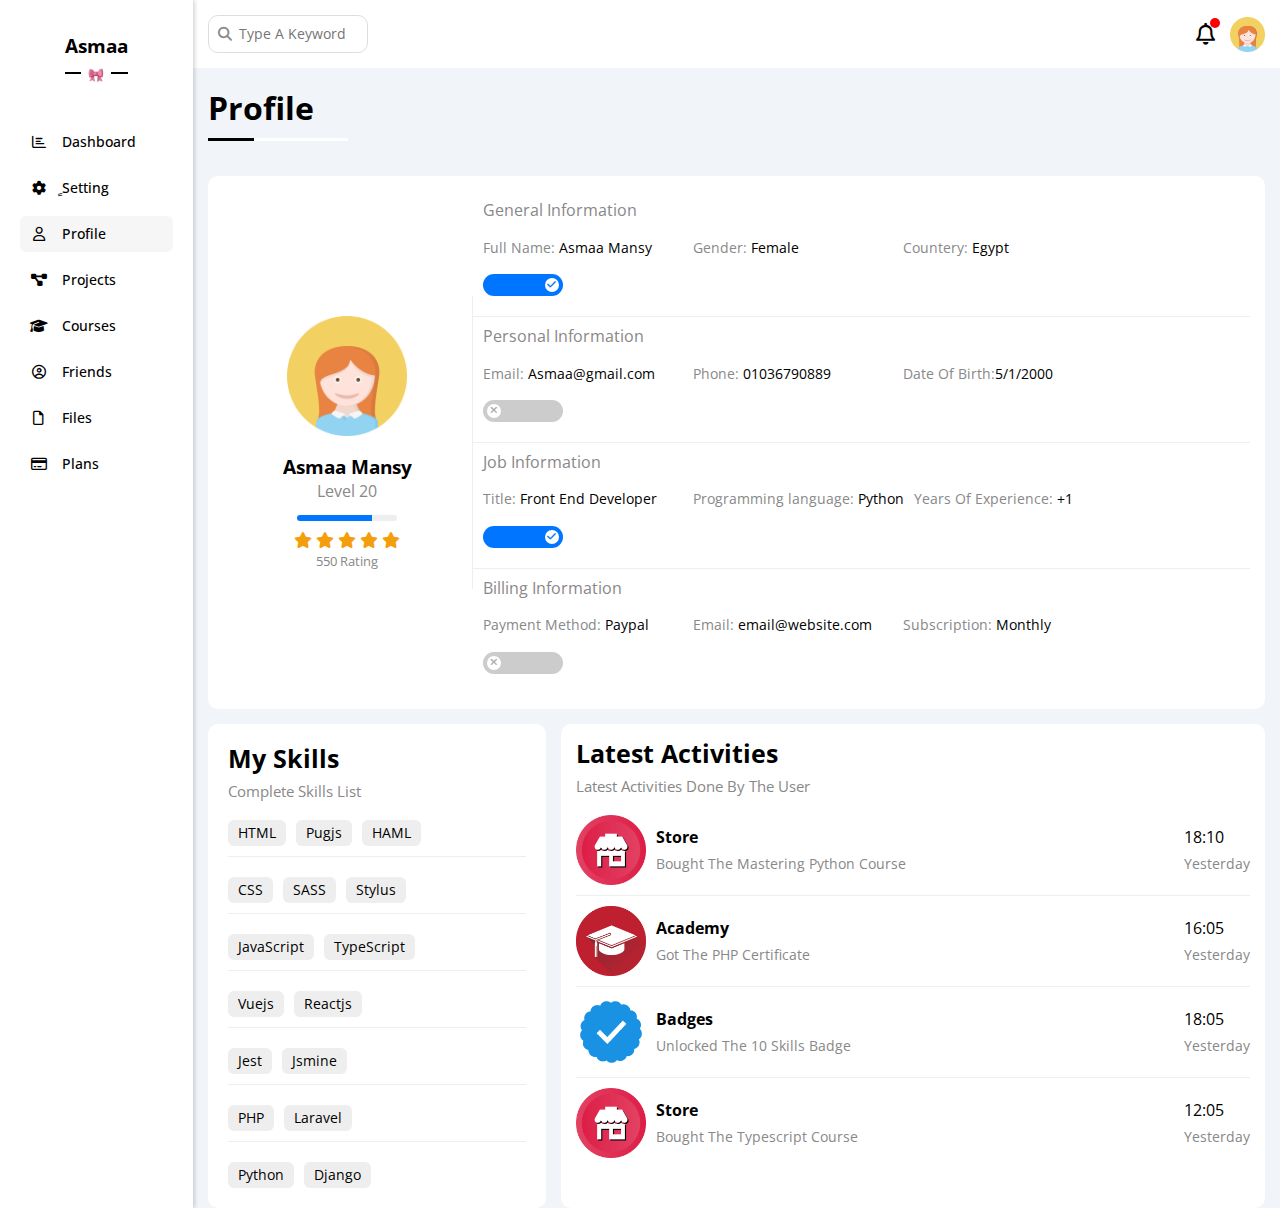
<file: profile.html>
<!DOCTYPE html>
<html lang="en">
<head>
    <meta charset="UTF-8">
    <meta name="viewport" content="width=device-width, initial-scale=1.0">
    <link rel="stylesheet" href="css/framework.css">
    <link rel="stylesheet" href="css/normalize.css">
    <link rel="stylesheet" href="css/master.css">
    <!-- font Awsome for icons -->
    <link rel="stylesheet" href="css/all.min.css">
    <link rel="preconnect" href="https://fonts.googleapis.com">
    <link rel="preconnect" href="https://fonts.gstatic.com" crossorigin>
    <link href="https://fonts.googleapis.com/css2?family=Open+Sans:ital,wght@0,300..800;1,300..800&display=swap" rel="stylesheet">
    <title>Profile</title>
</head>
<body>
    <div class="page d-flex">
        <div class="sidebar b-white p-20 p-relative b-shadow">
            <div class="heading p-relative">
                <h3 class="p-relative w-fit">Asmaa</h3>
                <img src="images/bow-image.jpg" alt="bow" class="hide-mobile">
            </div> 
            <ul >
                <li>
                    <a href="index.html" class="p-10 d-block">
                        <i class="fa-regular fa-chart-bar fa-fw"></i>
                        <span class="hide-mobile">Dashboard</span> 
                    </a>
                </li>
                <li>
                    <a href="setting.html" class=" p-10 d-block" >
                        <i class="fa-solid fa-gear fa-fw"></i>
                        <span class="hide-mobile">ٍSetting</span>
                    </a>
                </li>
                <li>
                    <a href="profile.html" class="active p-10 d-block">
                        <i class="fa-regular fa-user fa-fw"></i>
                        <span class="hide-mobile">Profile</span>
                    </a>
                </li>
                <li>
                    <a href="projects.html" class="p-10 d-block">
                        <i class="fa-solid fa-diagram-project fa-fw"></i>
                        <span class="hide-mobile">Projects</span>
                    </a>
                </li>
                <li>
                    <a href="courses.html" class="p-10 d-block" >
                        <i class="fa-solid fa-graduation-cap fa-fw"></i>
                        <span class="hide-mobile">Courses</span>
                    </a>
                </li>
                <li>
                    <a href="friends.html" class="p-10 d-block">
                        <i class="fa-regular fa-circle-user fa-fw"></i>
                        <span class="hide-mobile">Friends</span>
                    </a>
                </li>
                <li>
                    <a href="files.html" class="p-10 d-block">
                        <i class="fa-regular fa-file fa-fw"></i>
                        <span class="hide-mobile">Files</span>
                    </a>
                </li>
                <li>
                    <a href="plans.html" class="p-10 d-block">
                        <i class="fa-regular fa-credit-card fa-fw"></i>
                        <span class="hide-mobile">Plans</span>
                    </a>
                </li>
            </ul>
        </div>
        <div class="content w-full">
            <div class="head  b-white p-15 flex-center">
                <form class="search p-relative">
                    <i class="fa-solid fa-magnifying-glass"></i>
                    <input type="search" placeholder="Type A Keyword">
                </form>
                <div class="user">
                    <div class="notification p-relative">
                    <i class="fa-regular fa-bell"></i>
                    </div>
                    <img src="images/avatar-2.png" alt="image of user ">
                </div>
            </div>
            <div class="container">
                <h1>Profile</h1>
                <div class="profile w-full border-r-10 p-15 mb-15 b-white">
                    <div class="content d-flex">
                        <div class="my-profile p-20 t-center ">
                            <img src="images/avatar-2.png" alt="user" class="w-150 mb-20">
                            <h3 class="mb-5">Asmaa Mansy</h3>
                            <p class="c-gray f-16">Level 20</p>
                            <div class="starts mb-5">
                                <i class="fa-solid fa-star c-orange fs-13"></i>
                                <i class="fa-solid fa-star c-orange fs-13"></i>
                                <i class="fa-solid fa-star c-orange fs-13"></i>
                                <i class="fa-solid fa-star c-orange fs-13"></i>
                                <i class="fa-solid fa-star c-orange fs-13"></i>
                            </div>
                            <span class="c-gray f-13">550 Rating</span>
                        </div>
                        <div class="information flex-1">
                            <div class="box borderb-eee">
                                <p class="f-16 c-gray mb-20">General Information</p>
                                <div class="txt d-flex alin-center gap-10">
                                    <div class="f-14 "><span class="c-gray">Full Name:</span> Asmaa Mansy</div>
                                    <div class="f-14 "><span class="c-gray">Gender:</span> Female</div>
                                    <div class="f-14 "><span class="c-gray">Countery:</span> Egypt</div>
                                </div>
                                <label class="taggle-switched small w-fit">
                                    <input type="checkbox" checked>
                                    <div class="taggle"></div>
                                </label>
                            </div>
                            <div class="box borderb-eee">
                                <p class="f-16 c-gray mb-20">Personal Information</p>
                                <div class="txt d-flex alin-center gap-10">
                                    <div class="f-14 "><span class="c-gray">Email:</span> Asmaa@gmail.com</div>
                                    <div class="f-14 "><span class="c-gray">Phone:</span> 01036790889</div>
                                    <div class="f-14 "><span class="c-gray">Date Of Birth:</span>5/1/2000</div>
                                </div>
                                <label class="taggle-switched small w-fit">
                                    <input type="checkbox">
                                    <div class="taggle"></div>
                                </label>
                            </div>
                            <div class="box borderb-eee">
                                <p class="f-16 c-gray mb-20">Job Information</p>
                                <div class="txt d-flex alin-center gap-10">
                                    <div class="f-14 "><span class="c-gray">Title:</span> Front End Developer</div>
                                    <div class="f-14 "><span class="c-gray">Programming language:</span> Python</div>
                                    <div class="f-14 "><span class="c-gray">Years Of Experience:</span> +1</div>
                                </div>
                                <label class="taggle-switched small w-fit">
                                    <input type="checkbox" checked>
                                    <div class="taggle"></div>
                                </label>
                            </div>
                            <div class="box">
                                <p class="f-16 c-gray mb-20">Billing Information</p>
                                <div class="txt d-flex alin-center gap-10">
                                    <div class="f-14 "><span class="c-gray">Payment Method:</span> Paypal</div>
                                    <div class="f-14 "><span class="c-gray">Email: </span> email@website.com</div>
                                    <div class="f-14 "><span class="c-gray">Subscription:</span> Monthly</div>
                                </div>
                                <label class="taggle-switched small w-fit">
                                    <input type="checkbox">
                                    <div class="taggle"></div>
                                </label>
                            </div>
                        </div>
                    </div>
                </div>
                <div class="wrapper-profile d-flex gap-15 ">
                    <div class="my-skills b-white border-r-10 p-20">
                        <h2 class="f-25 mb-10">My Skills</h2>
                        <p class="c-gray f-15 mb-20">Complete Skills List</p>
                        <div class="row d-flex gap-10 pb-10 borderb-eee ">
                            <span class="d-block compontent-of-p b-eee border-r-6 f-14">HTML</span>
                            <span class="d-block compontent-of-p b-eee border-r-6 f-14">Pugjs</span>
                            <span class="d-block compontent-of-p b-eee border-r-6 f-14">HAML</span>
                        </div>
                        <div class="row d-flex gap-10 pb-10 pt-20 borderb-eee">
                            <span class="d-block compontent-of-p b-eee border-r-6 f-14">CSS</span>
                            <span class="d-block compontent-of-p b-eee border-r-6 f-14">SASS</span>
                            <span class="d-block compontent-of-p b-eee border-r-6 f-14">Stylus</span>
                        </div>
                        <div class="row d-flex gap-10 pb-10 pt-20 borderb-eee">
                            <span class="d-block compontent-of-p b-eee border-r-6 f-14">JavaScript</span>
                            <span class="d-block compontent-of-p b-eee border-r-6 f-14">TypeScript</span>
                        </div>
                        <div class="row d-flex gap-10 pb-10 pt-20 borderb-eee">
                            <span class="d-block compontent-of-p b-eee border-r-6 f-14">Vuejs</span>
                            <span class="d-block compontent-of-p b-eee border-r-6 f-14">Reactjs</span>
                        </div>
                        <div class="row d-flex gap-10 pb-10 pt-20 borderb-eee">
                            <span class="d-block compontent-of-p b-eee border-r-6 f-14">Jest</span>
                            <span class="d-block compontent-of-p b-eee border-r-6 f-14">Jsmine</span>
                        </div>
                        <div class="row d-flex gap-10 pb-10 pt-20 borderb-eee">
                            <span class="d-block compontent-of-p b-eee border-r-6 f-14">PHP</span>
                            <span class="d-block compontent-of-p b-eee border-r-6 f-14">Laravel</span>
                        </div>
                        <div class="row d-flex gap-10  pt-20 ">
                            <span class="d-block compontent-of-p b-eee border-r-6 f-14">Python</span>
                            <span class="d-block compontent-of-p b-eee border-r-6 f-14">Django</span>
                        </div>

                    </div>
                    <div class="latest-activities b-white border-r-10 p-15 flex-1">
                           <h2 class="f-25 mb-10">Latest Activities</h2>
                           <p class="c-gray f-15 mb-20">Latest Activities Done By The User</p>
                           <div class="row d-flex align-center gap-10 pb-10 borderb-eee">
                            <img src="images/activity-01.png" class="w-70">
                            <div class="txt flex-1">
                                <h4 class="mb-10">Store</h4>
                                <p class="c-gray f-14">Bought The Mastering Python Course</p>
                            </div>
                            <div class="date">
                                <span class="d-block mb-10">18:10</span>
                                <span class="c-gray f-14 d-block">Yesterday</span>
                            </div>
                           </div>
                           <div class="row d-flex align-center gap-10 pb-10  pt-10 borderb-eee">
                            <img src="images/activity-02.png" class="w-70">
                            <div class="txt flex-1">
                                <h4 class="mb-10">Academy</h4>
                                <p class="c-gray f-14">Got The PHP Certificate</p>
                            </div>
                            <div class="date">
                                <span class="d-block mb-10">16:05</span>
                                <span class="c-gray f-14 d-block">Yesterday</span>
                            </div>
                           </div>
                           <div class="row d-flex align-center gap-10 pb-10  pt-10 borderb-eee">
                            <img src="images/activity-03.png" class="w-70">
                            <div class="txt flex-1">
                                <h4 class="mb-10">Badges</h4>
                                <p class="c-gray f-14">Unlocked The 10 Skills Badge</p>
                            </div>
                            <div class="date">
                                <span class="d-block mb-10">18:05</span>
                                <span class="c-gray f-14 d-block">Yesterday</span>
                            </div>
                           </div>
                           <div class="row d-flex align-center gap-10 pt-10 ">
                            <img src="images/activity-01.png" class="w-70">
                            <div class="txt flex-1">
                                <h4 class="mb-10">Store</h4>
                                <p class="c-gray f-14">Bought The Typescript Course</p>
                            </div>
                            <div class="date">
                                <span class="d-block mb-10">12:05</span>
                                <span class="c-gray f-14 d-block">Yesterday</span>
                            </div>
                           </div>

                    </div>

                </div>
            </div>
        </div>
    </div>
</body>
</html>
</file>
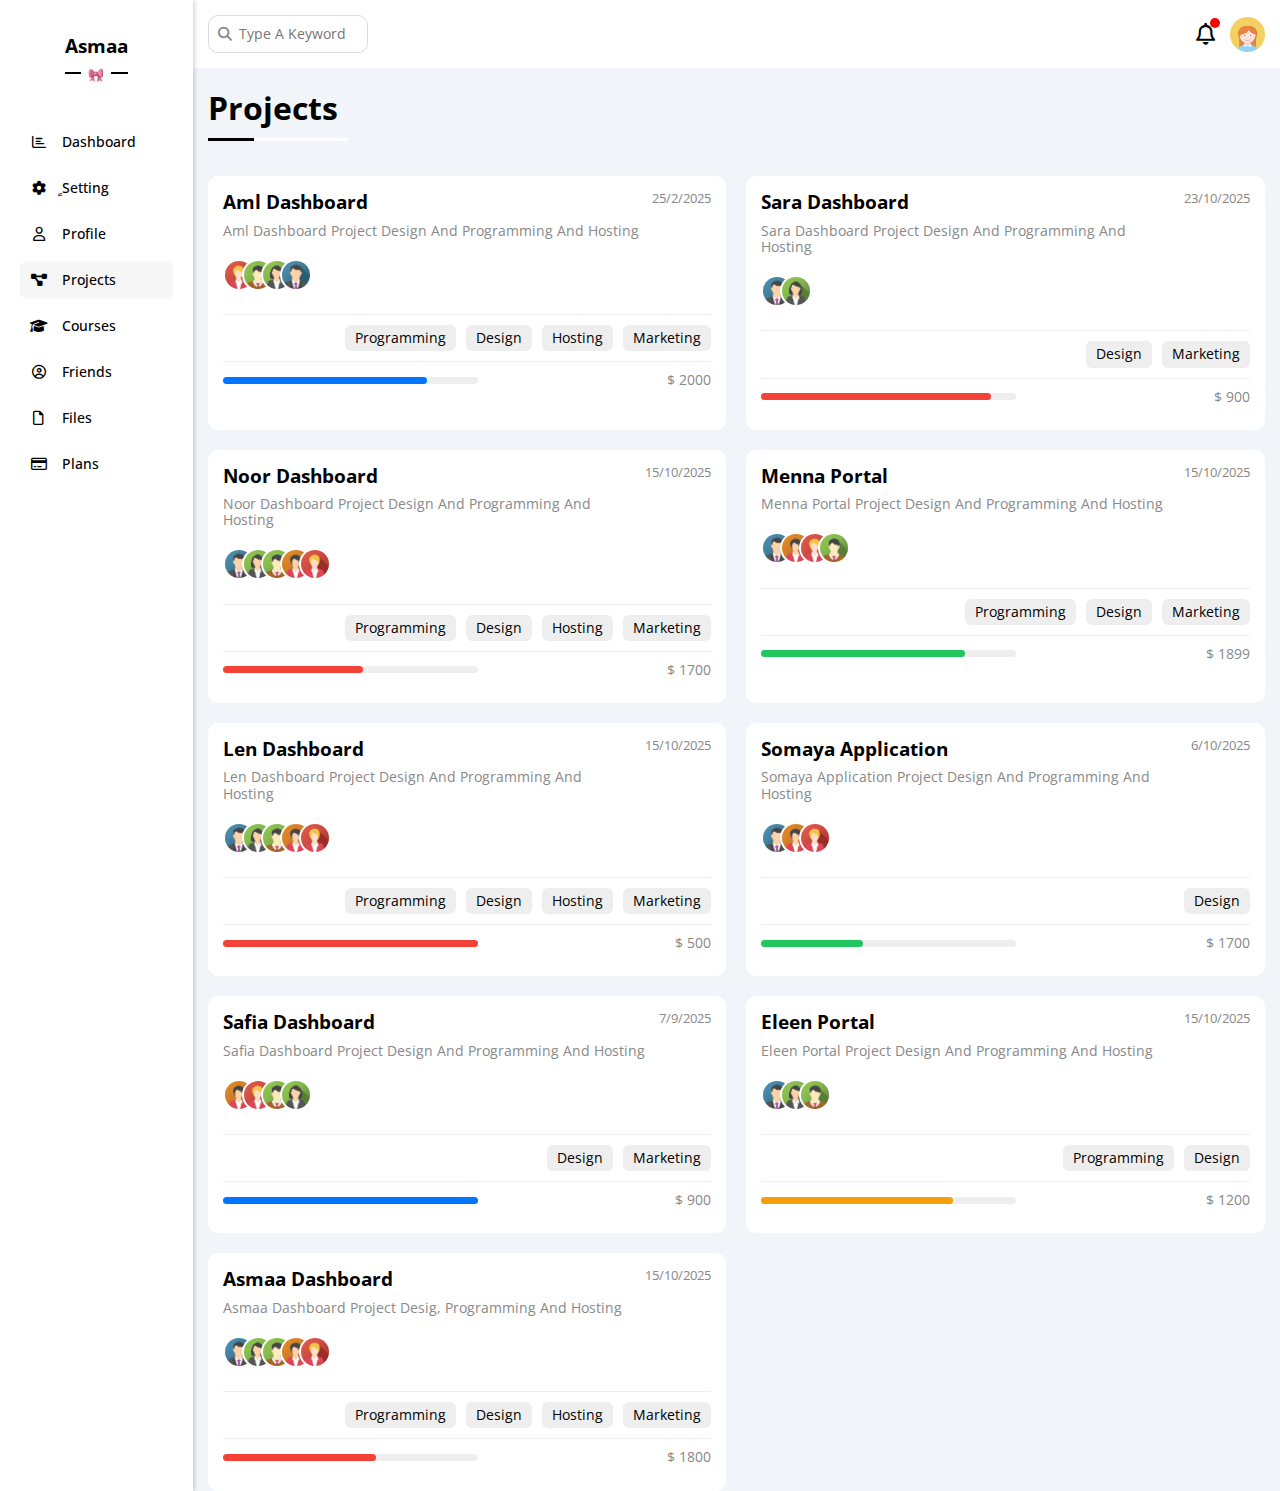
<file: projects.html>
<!DOCTYPE html>
<html lang="en">
<head>
    <meta charset="UTF-8">
    <meta name="viewport" content="width=device-width, initial-scale=1.0">
    <link rel="stylesheet" href="css/framework.css">
    <link rel="stylesheet" href="css/normalize.css">
    <link rel="stylesheet" href="css/master.css">
    <!-- font Awsome for icons -->
    <link rel="stylesheet" href="css/all.min.css">
    <link rel="preconnect" href="https://fonts.googleapis.com">
    <link rel="preconnect" href="https://fonts.gstatic.com" crossorigin>
    <link href="https://fonts.googleapis.com/css2?family=Open+Sans:ital,wght@0,300..800;1,300..800&display=swap" rel="stylesheet">
    <title>Projects</title>
</head>
<body>
    <div class="page d-flex">
        <div class="sidebar b-white p-20 p-relative b-shadow">
            <div class="heading p-relative">
                <h3 class="p-relative w-fit">Asmaa</h3>
                <img src="images/bow-image.jpg" alt="bow" class="hide-mobile">
            </div> 
            <ul >
                <li>
                    <a href="index.html" class="p-10 d-block">
                        <i class="fa-regular fa-chart-bar fa-fw"></i>
                        <span class="hide-mobile">Dashboard</span> 
                    </a>
                </li>
                <li>
                    <a href="setting.html" class=" p-10 d-block" >
                        <i class="fa-solid fa-gear fa-fw"></i>
                        <span class="hide-mobile">ٍSetting</span>
                    </a>
                </li>
                <li>
                    <a href="profile.html" class="p-10 d-block">
                        <i class="fa-regular fa-user fa-fw"></i>
                        <span class="hide-mobile">Profile</span>
                    </a>
                </li>
                <li>
                    <a href="projects.html" class="active p-10 d-block">
                        <i class="fa-solid fa-diagram-project fa-fw"></i>
                        <span class="hide-mobile">Projects</span>
                    </a>
                </li>
                <li>
                    <a href="courses.html" class="p-10 d-block" >
                        <i class="fa-solid fa-graduation-cap fa-fw"></i>
                        <span class="hide-mobile">Courses</span>
                    </a>
                </li>
                <li>
                    <a href="friends.html" class="p-10 d-block">
                        <i class="fa-regular fa-circle-user fa-fw"></i>
                        <span class="hide-mobile">Friends</span>
                    </a>
                </li>
                <li>
                    <a href="files.html" class="p-10 d-block">
                        <i class="fa-regular fa-file fa-fw"></i>
                        <span class="hide-mobile">Files</span>
                    </a>
                </li>
                <li>
                    <a href="plans.html" class="p-10 d-block">
                        <i class="fa-regular fa-credit-card fa-fw"></i>
                        <span class="hide-mobile">Plans</span>
                    </a>
                </li>
            </ul>
        </div>
        <div class="content w-full">
            <div class="head  b-white p-15 flex-center">
                <form class="search p-relative">
                    <i class="fa-solid fa-magnifying-glass"></i>
                    <input type="search" placeholder="Type A Keyword">
                </form>
                <div class="user">
                    <div class="notification p-relative">
                    <i class="fa-regular fa-bell"></i>
                    </div>
                    <img src="images/avatar-2.png" alt="image of user ">
                </div>
            </div>
            <div class="container">
                <h1>Projects</h1>
                <div class="wrapper">
                    <div class="project b-white border-r-10 p-15">
                        <div class="txt d-flex align-ceneter gap-10 mb-20 ">
                            <div class="title flex-1">
                                <h3 class="mb-10">Aml Dashboard</h3>
                                <p class="c-gray f-14">Aml Dashboard Project Design And Programming And Hosting</p>
                            </div>
                            <span class="c-gray f-13" >25/2/2025</span>
                        </div>
                        <div class="team mt-10 pb-20 borderb-eee team">
                            <img src="images/team-05.png">
                            <img src="images/team-03.png">
                            <img src="images/team-02.png">
                            <img src="images/team-01.png">
                        </div>
                        <div class="project-job d-flex align-ceneter gap-10 pt-10 pb-10 borderb-eee">
                            <span class="b-eee compontent-of-p border-r-6 f-14">Programming</span>
                            <span class="b-eee compontent-of-p border-r-6 f-14">Design</span>
                            <span class="b-eee compontent-of-p border-r-6 f-14">Hosting</span>
                            <span class="b-eee compontent-of-p border-r-6 f-14">Marketing</span>
                        </div>
                        <div class="income pt-10 pb-10 flex-between">
                            <div class="progress ">
                                <span style="width: 80%;" class="b-blue"></span>
                            </div>
                            <span class="c-gray f-14">$ 2000</span>
                        </div>
                    </div>
                    <div class="project b-white border-r-10 p-15">
                        <div class="txt d-flex align-ceneter gap-10 mb-20 ">
                            <div class="title flex-1">
                                <h3 class="mb-10">Sara Dashboard</h3>
                                <p class="c-gray f-14">Sara Dashboard Project Design And Programming And Hosting</p>
                            </div>
                            <span class="c-gray f-13" >23/10/2025</span>
                        </div>
                        <div class="team mt-10 pb-20 borderb-eee team">
                            <img src="images/team-01.png">
                            <img src="images/team-02.png">
                        </div>
                        <div class="project-job d-flex align-ceneter gap-10 pt-10 pb-10 borderb-eee">
                            <span class="b-eee compontent-of-p border-r-6 f-14">Design</span>
                            <span class="b-eee compontent-of-p border-r-6 f-14">Marketing</span>
                        </div>
                        <div class="income pt-10 pb-10 flex-between">
                            <div class="progress ">
                                <span style="width: 90%;" class="b-red"></span>
                            </div>
                            <span class="c-gray f-14">$ 900</span>
                        </div>
                    </div>
                    <div class="project b-white border-r-10 p-15">
                        <div class="txt d-flex align-ceneter gap-10 mb-20 ">
                            <div class="title flex-1">
                                <h3 class="mb-10">Noor Dashboard</h3>
                                <p class="c-gray f-14">Noor Dashboard Project Design And Programming And Hosting</p>
                            </div>
                            <span class="c-gray f-13" >15/10/2025</span>
                        </div>
                        <div class="team mt-10 pb-20 borderb-eee team">
                            <img src="images/team-01.png">
                            <img src="images/team-02.png">
                            <img src="images/team-03.png">
                            <img src="images/team-04.png">
                            <img src="images/team-05.png">
                        </div>
                        <div class="project-job d-flex align-ceneter gap-10 pt-10 pb-10 borderb-eee">
                            <span class="b-eee compontent-of-p border-r-6 f-14">Programming</span>
                            <span class="b-eee compontent-of-p border-r-6 f-14">Design</span>
                            <span class="b-eee compontent-of-p border-r-6 f-14">Hosting</span>
                            <span class="b-eee compontent-of-p border-r-6 f-14">Marketing</span>
                        </div>
                        <div class="income pt-10 pb-10 flex-between">
                            <div class="progress ">
                                <span style="width: 55%;" class="b-red"></span>
                            </div>
                            <span class="c-gray f-14">$ 1700</span>
                        </div>
                    </div>
                    <div class="project b-white border-r-10 p-15">
                        <div class="txt d-flex align-ceneter gap-10 mb-20 ">
                            <div class="title flex-1">
                                <h3 class="mb-10">Menna Portal</h3>
                                <p class="c-gray f-14">Menna Portal Project Design And Programming And Hosting</p>
                            </div>
                            <span class="c-gray f-13" >15/10/2025</span>
                        </div>
                        <div class="team mt-10 pb-20 borderb-eee team">
                            <img src="images/team-01.png">
                            <img src="images/team-04.png">
                            <img src="images/team-05.png">
                            <img src="images/team-03.png">
                        </div>
                        <div class="project-job d-flex align-ceneter gap-10 pt-10 pb-10 borderb-eee">
                            <span class="b-eee compontent-of-p border-r-6 f-14">Programming</span>
                            <span class="b-eee compontent-of-p border-r-6 f-14">Design</span>
                            <span class="b-eee compontent-of-p border-r-6 f-14">Marketing</span>
                        </div>
                        <div class="income pt-10 pb-10 flex-between">
                            <div class="progress ">
                                <span style="width: 80%;" class="b-green"></span>
                            </div>
                            <span class="c-gray f-14">$ 1899</span>
                        </div>
                    </div>
                    <div class="project b-white border-r-10 p-15">
                        <div class="txt d-flex align-ceneter gap-10 mb-20 ">
                            <div class="title flex-1">
                                <h3 class="mb-10">Len Dashboard</h3>
                                <p class="c-gray f-14">Len Dashboard Project Design And Programming And Hosting</p>
                            </div>
                            <span class="c-gray f-13" >15/10/2025</span>
                        </div>
                        <div class="team mt-10 pb-20 borderb-eee team">
                            <img src="images/team-01.png">
                            <img src="images/team-02.png">
                            <img src="images/team-03.png">
                            <img src="images/team-04.png">
                            <img src="images/team-05.png">
                        </div>
                        <div class="project-job d-flex align-ceneter gap-10 pt-10 pb-10 borderb-eee">
                            <span class="b-eee compontent-of-p border-r-6 f-14">Programming</span>
                            <span class="b-eee compontent-of-p border-r-6 f-14">Design</span>
                            <span class="b-eee compontent-of-p border-r-6 f-14">Hosting</span>
                            <span class="b-eee compontent-of-p border-r-6 f-14">Marketing</span>
                        </div>
                        <div class="income pt-10 pb-10 flex-between">
                            <div class="progress ">
                                <span style="width: 100%;" class="b-red"></span>
                            </div>
                            <span class="c-gray f-14">$ 500</span>
                        </div>
                    </div>
                    <div class="project b-white border-r-10 p-15">
                        <div class="txt d-flex align-ceneter gap-10 mb-20 ">
                            <div class="title flex-1">
                                <h3 class="mb-10">Somaya Application</h3>
                                <p class="c-gray f-14">Somaya Application Project Design And Programming And Hosting</p>
                            </div>
                            <span class="c-gray f-13" >6/10/2025</span>
                        </div>
                        <div class="team mt-10 pb-20 borderb-eee team">
                            <img src="images/team-01.png">
                            <img src="images/team-04.png">
                            <img src="images/team-05.png">
                        </div>
                        <div class="project-job d-flex align-ceneter gap-10 pt-10 pb-10 borderb-eee">
                            <span class="b-eee compontent-of-p border-r-6 f-14">Design</span>
                        </div>
                        <div class="income pt-10 pb-10 flex-between">
                            <div class="progress ">
                                <span style="width: 40%;" class="b-green"></span>
                            </div>
                            <span class="c-gray f-14">$ 1700</span>
                        </div>
                    </div>
                    <div class="project b-white border-r-10 p-15">
                        <div class="txt d-flex align-ceneter gap-10 mb-20 ">
                            <div class="title flex-1">
                                <h3 class="mb-10">Safia Dashboard</h3>
                                <p class="c-gray f-14">Safia Dashboard Project Design And Programming And Hosting</p>
                            </div>
                            <span class="c-gray f-13" >7/9/2025</span>
                        </div>
                        <div class="team mt-10 pb-20 borderb-eee team">
                            <img src="images/team-04.png">
                            <img src="images/team-05.png">
                            <img src="images/team-03.png">
                            <img src="images/team-02.png">
                        </div>
                        <div class="project-job d-flex align-ceneter gap-10 pt-10 pb-10 borderb-eee">
                            <span class="b-eee compontent-of-p border-r-6 f-14">Design</span>
                            <span class="b-eee compontent-of-p border-r-6 f-14">Marketing</span>
                        </div>
                        <div class="income pt-10 pb-10 flex-between">
                            <div class="progress ">
                                <span style="width: 100%;" class="b-blue"></span>
                            </div>
                            <span class="c-gray f-14">$ 900</span>
                        </div>
                    </div>
                    <div class="project b-white border-r-10 p-15">
                        <div class="txt d-flex align-ceneter gap-10 mb-20 ">
                            <div class="title flex-1">
                                <h3 class="mb-10">Eleen Portal</h3>
                                <p class="c-gray f-14">Eleen Portal Project Design And Programming And Hosting</p>
                            </div>
                            <span class="c-gray f-13" >15/10/2025</span>
                        </div>
                        <div class="team mt-10 pb-20 borderb-eee team">
                            <img src="images/team-01.png">
                            <img src="images/team-02.png">
                            <img src="images/team-03.png">
                        </div>
                        <div class="project-job d-flex align-ceneter gap-10 pt-10 pb-10 borderb-eee">
                            <span class="b-eee compontent-of-p border-r-6 f-14">Programming</span>
                            <span class="b-eee compontent-of-p border-r-6 f-14">Design</span>
                        </div>
                        <div class="income pt-10 pb-10 flex-between">
                            <div class="progress ">
                                <span style="width: 75%;" class="b-orange"></span>
                            </div>
                            <span class="c-gray f-14">$ 1200</span>
                        </div>
                    </div>
                    <div class="project b-white border-r-10 p-15">
                        <div class="txt d-flex align-ceneter gap-10 mb-20 ">
                            <div class="title flex-1">
                                <h3 class="mb-10">Asmaa Dashboard</h3>
                                <p class="c-gray f-14">Asmaa Dashboard Project Desig, Programming And Hosting</p>
                            </div>
                            <span class="c-gray f-13" >15/10/2025</span>
                        </div>
                        <div class="team mt-10 pb-20 borderb-eee team">
                            <img src="images/team-01.png">
                            <img src="images/team-02.png">
                            <img src="images/team-03.png">
                            <img src="images/team-04.png">
                            <img src="images/team-05.png">
                        </div>
                        <div class="project-job d-flex align-ceneter gap-10 pt-10 pb-10 borderb-eee">
                            <span class="b-eee compontent-of-p border-r-6 f-14">Programming</span>
                            <span class="b-eee compontent-of-p border-r-6 f-14">Design</span>
                            <span class="b-eee compontent-of-p border-r-6 f-14">Hosting</span>
                            <span class="b-eee compontent-of-p border-r-6 f-14">Marketing</span>
                        </div>
                        <div class="income pt-10 pb-10 flex-between">
                            <div class="progress ">
                                <span style="width: 60%;" class="b-red"></span>
                            </div>
                            <span class="c-gray f-14">$ 1800</span>
                        </div>
                    </div>
                </div>
            </div>
        </div>
    </div>
</body>
</html>
</file>
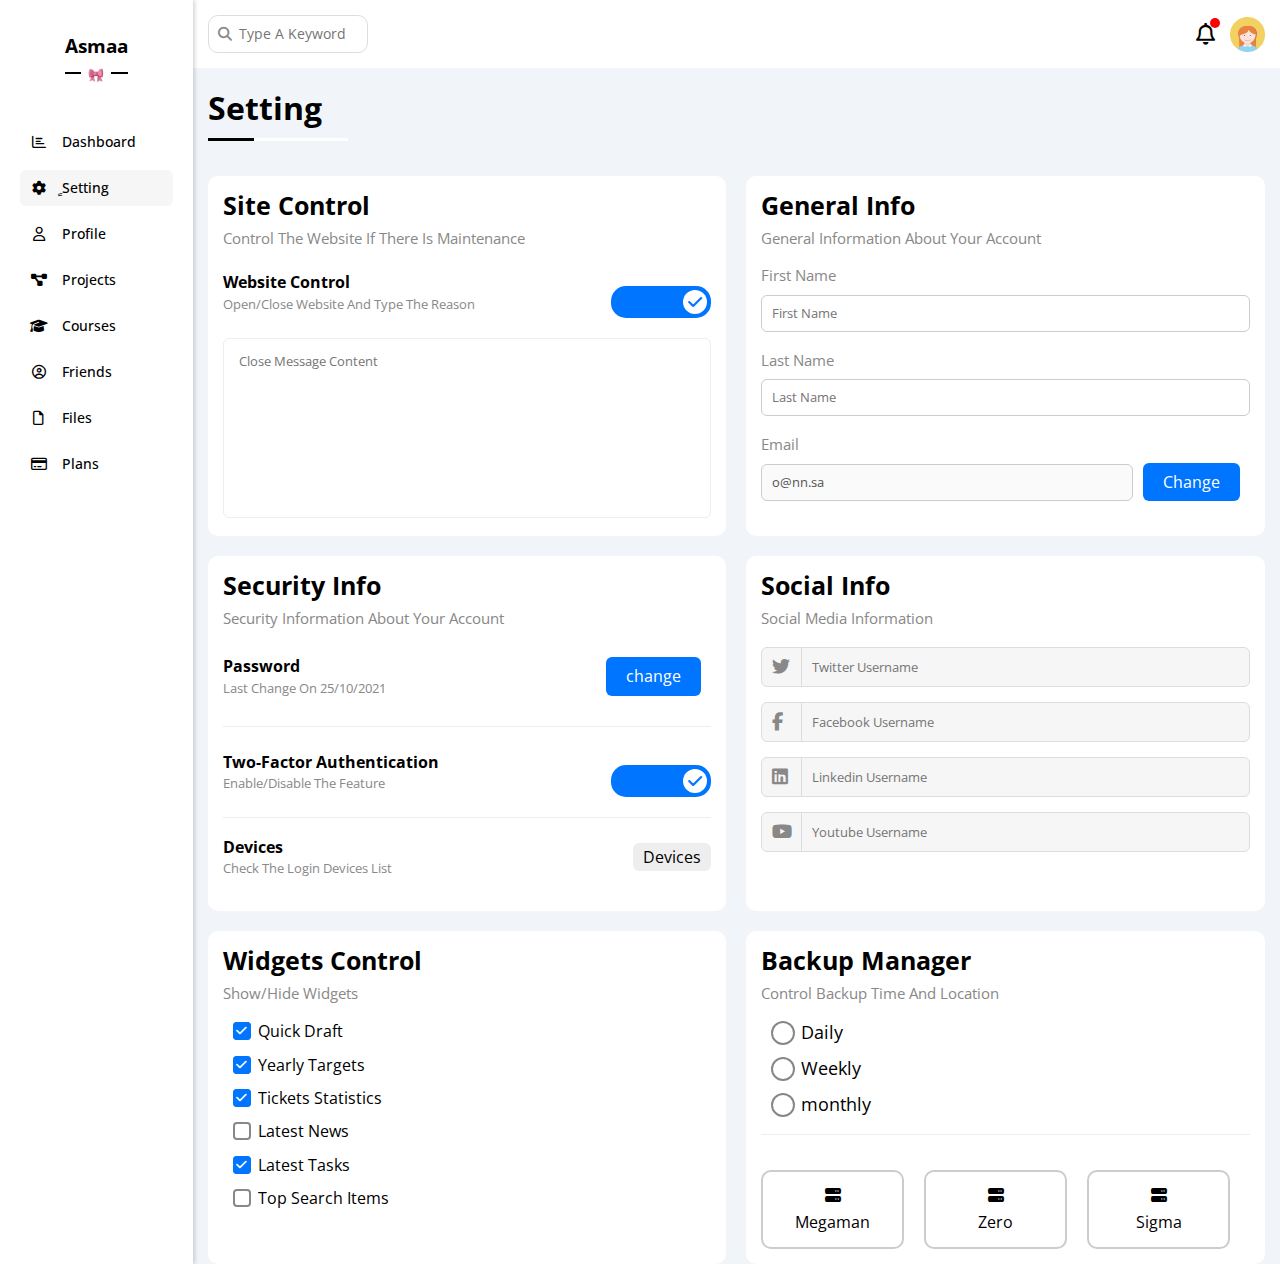
<file: setting.html>
<!DOCTYPE html>
<html lang="en">
<head>
    <meta charset="UTF-8">
    <meta name="viewport" content="width=device-width, initial-scale=1.0">
    <link rel="stylesheet" href="css/framework.css">
    <link rel="stylesheet" href="css/normalize.css">
    <link rel="stylesheet" href="css/master.css">
    <!-- font Awsome for icons -->
    <link rel="stylesheet" href="css/all.min.css">
    <link rel="preconnect" href="https://fonts.googleapis.com">
    <link rel="preconnect" href="https://fonts.gstatic.com" crossorigin>
    <link href="https://fonts.googleapis.com/css2?family=Open+Sans:ital,wght@0,300..800;1,300..800&display=swap" rel="stylesheet">
    <title>Setting</title>
</head>
<body>
    <div class="page d-flex">
        <div class="sidebar b-white p-20 p-relative b-shadow">
            <div class="heading p-relative">
                <h3 class="p-relative w-fit">Asmaa</h3>
                <img src="images/bow-image.jpg" alt="bow" class="hide-mobile">
            </div> 
            <ul >
                <li>
                    <a href="index.html" class="p-10 d-block">
                        <i class="fa-regular fa-chart-bar fa-fw"></i>
                        <span class="hide-mobile">Dashboard</span> 
                    </a>
                </li>
                <li>
                    <a href="setting.html" class="active p-10 d-block" >
                        <i class="fa-solid fa-gear fa-fw"></i>
                        <span class="hide-mobile">ٍSetting</span>
                    </a>
                </li>
                <li>
                    <a href="profile.html" class="p-10 d-block">
                        <i class="fa-regular fa-user fa-fw"></i>
                        <span class="hide-mobile">Profile</span>
                    </a>
                </li>
                <li>
                    <a href="projects.html" class="p-10 d-block">
                        <i class="fa-solid fa-diagram-project fa-fw"></i>
                        <span class="hide-mobile">Projects</span>
                    </a>
                </li>
                <li>
                    <a href="courses.html" class="p-10 d-block" >
                        <i class="fa-solid fa-graduation-cap fa-fw"></i>
                        <span class="hide-mobile">Courses</span>
                    </a>
                </li>
                <li>
                    <a href="friends.html" class="p-10 d-block">
                        <i class="fa-regular fa-circle-user fa-fw"></i>
                        <span class="hide-mobile">Friends</span>
                    </a>
                </li>
                <li>
                    <a href="files.html" class="p-10 d-block">
                        <i class="fa-regular fa-file fa-fw"></i>
                        <span class="hide-mobile">Files</span>
                    </a>
                </li>
                <li>
                    <a href="plans.html" class="p-10 d-block">
                        <i class="fa-regular fa-credit-card fa-fw"></i>
                        <span class="hide-mobile">Plans</span>
                    </a>
                </li>
            </ul>
        </div>
        <div class="content w-full">
            <div class="head  b-white p-15 flex-center">
                <form class="search p-relative">
                    <i class="fa-solid fa-magnifying-glass"></i>
                    <input type="search" placeholder="Type A Keyword">
                </form>
                <div class="user">
                    <div class="notification p-relative">
                    <i class="fa-regular fa-bell"></i>
                    </div>
                    <img src="images/avatar-2.png" alt="image of user ">
                </div>
            </div>
            <div class="container">
                <h1>Setting</h1>
                <div class="wrapper">
                    <!-- start Site Control -->
                     <div class="site-control b-white p-15 border-r-10">
                        <h2 class="f-25 mb-10">Site Control</h2>
                        <p class="f-15 c-gray mb-20">Control The Website If There Is Maintenance</p>
                        <div class="row flex-between mb-20 ">
                          <div class="txt flex-1">
                            <h4 class="mb-5">Website Control</h4>
                            <p class="c-gray f-13">Open/Close Website And Type The Reason</p>
                          </div>  
                          <label class="taggle-switched w-fit">
                              <input type="checkbox" checked>
                              <div class="taggle"></div>
                          </label>
                        </div>
                        <textarea name="Your message is" placeholder="Close Message Content" class="resize-n w-full border-eee border-r-6 p-15 f-13"></textarea>
                     </div>
                    <!-- End Site Control -->
                    <!-- start general info -->
                     <div class="general-info b-white border-r-10 p-15">
                        <h2 class="f-25 mb-10">General Info</h2>
                        <p class="c-gray f-15 mb-20">General Information About Your Account</p>
                        <form >
                            <label class="d-block mb-10 f-15 c-gray " >First Name</label>
                            <input type="text" class="mb-20 w-full f-13 p-10  border-r-6" placeholder="First Name">
                            <label class="d-block mb-10 f-15 c-gray" >Last Name</label>
                            <input type="text" class="mb-20 w-full  f-13 p-10  border-r-6" placeholder="Last Name">
                            <label class="d-block  f-15 c-gray">Email</label>
                            <div class="email flex-between gap-10 ">
                                <input type="email" value="o@nn.sa" disabled  class="f-13 p-10  border-r-6 flex-1" >
                                <a href="#" class="button visit">Change</a>
                            </div>
                        </form>
                     </div>
                    <!-- End general info -->
                    <!-- start security info -->
                     <div class="security-info b-white border-r-10 p-15">
                        <h2 class="f-25 mb-10">Security Info</h2>
                        <p class="f-15 c-gray mb-20">Security Information About Your Account</p>
                        <div class="row flex-between pb-20 borderb-eee">
                            <div class="text flex-1">
                                <h4 class="mb-5">Password</h4>
                                <p class="c-gray f-13">Last Change On 25/10/2021</p>
                            </div>
                            <a href="#" class="button visit">change</a>
                        </div>
                        <div class="row flex-between pb-20 pt-20 borderb-eee">
                            <div class="text flex-1">
                                <h4 class="mb-5">Two-Factor Authentication</h4>
                                <p class="c-gray f-13">Enable/Disable The Feature</p>
                            </div>
                            <label class="taggle-switched w-fit">
                              <input type="checkbox" checked>
                              <div class="taggle"></div>
                          </label>
                        </div>
                        <div class="row flex-between pb-20 pt-20">
                            <div class="text flex-1">
                                <h4 class="mb-5">Devices</h4>
                                <p class="c-gray f-13">Check The Login Devices List</p>
                            </div>
                            <a href="#" class="compontent-of-p b-eee border-r-6 c-black">Devices</a>
                        </div>
                     </div>
                    <!-- End security info -->
                    <!-- start social info -->
                    <div class="social-info b-white border-r-10 p-15">
                        <h2 class="f-25 mb-10">Social Info</h2>
                        <p class="f-15 c-gray mb-20">Social Media Information</p>
                        <div class="row flex-between gap-10 c-gray mb-15 border-r-6">
                            <i class="fa-brands fa-twitter p-10 flex-center "></i>
                            <input type="text" class="flex-1 border-n f-13" placeholder="Twitter Username">
                        </div>
                        <div class="row flex-between gap-10 c-gray mb-15 border-r-6">
                            <i class="fa-brands fa-facebook-f p-10 flex-center "></i>
                            <input type="text" class="flex-1 border-n f-13" placeholder="Facebook Username">
                        </div>
                        <div class="row flex-between gap-10 c-gray mb-15 border-r-6">
                            <i class="fa-brands fa-linkedin p-10 flex-center "></i>
                            <input type="text" class="flex-1 border-n f-13" placeholder="Linkedin Username">
                        </div>
                        <div class="row flex-between gap-10 c-gray  border-r-6">
                            <i class="fa-brands fa-youtube p-10 flex-center "></i>
                            <input type="text" class="flex-1 border-n f-13" placeholder="Youtube Username">
                        </div>
                     </div>
                    <!-- End social info -->
                    <!-- start Widgets Control -->
                     <div class="widgets-control b-white border-r-10 p-15">
                        <h2 class="f-25 mb-10">Widgets Control</h2>
                        <p class="f-15 c-gray mb-20">Show/Hide Widgets</p>
                        <div class="widget flex-between gap-10 mb-15">
                            <input type="checkbox" id="one" checked>
                            <label for="one" class="flex-1">Quick Draft</label>
                        </div>
                        <div class="widget flex-between gap-10 mb-15">
                            <input type="checkbox" id="two" checked>
                            <label for="two" class="flex-1">Yearly Targets</label>
                        </div>
                        <div class="widget flex-between gap-10 mb-15">
                            <input type="checkbox" id="three" checked>
                            <label for="three" class="flex-1">Tickets Statistics</label>
                        </div>
                        <div class="widget flex-between gap-10 mb-15">
                            <input type="checkbox" id="four">
                            <label for="four" class="flex-1">Latest News</label>
                        </div>
                        <div class="widget flex-between gap-10 mb-15">
                            <input type="checkbox" id="five" checked>
                            <label for="five" class="flex-1">Latest Tasks</label>
                        </div>
                        <div class="widget flex-between gap-10">
                            <input type="checkbox" id="six">
                            <label for="six" class="flex-1">Top Search Items</label>
                        </div>
                     </div>
                    <!-- End Widgets Control -->
                    <!--start Backup manager  -->
                     <div class="backup-manager b-white border-r-10 p-15">
                        <h2 class="f-25 mb-10">Backup Manager</h2>
                        <p class="f-15 c-gray mb-20">Control Backup Time And Location</p>
                        <div class="backup-time flex-between mb-15 gap-10">
                            <input type="radio" id="daily" name="backup-time">
                            <label for="daily" class="flex-1">Daily</label>
                        </div>
                        <div class="backup-time flex-between mb-15 gap-10">
                            <input type="radio" id="weekly" name="backup-time">
                            <label for="weekly" class="flex-1">Weekly</label>
                        </div>
                        <div class="backup-time flex-between mb-15 pb-20 gap-10 borderb-eee">
                            <input type="radio" id="monthly" name="backup-time">
                            <label for="monthly" class="flex-1">monthly</label>
                        </div>
                        <div class="backup-location d-flex align-center">
                            <input type="radio" name="backup-location" id="Megaman" >
                            <label for="Megaman" class="t-center w-full d-block">
                                <i class="fa-solid fa-server mb-10"></i>
                                Megaman
                            </label>
                            <input type="radio" name="backup-location" id="Zero" >
                            <label for="Zero" class="t-center w-full d-block">
                                <i class="fa-solid fa-server  mb-10"></i>
                                Zero
                            </label>
                            <input type="radio" name="backup-location" id="Sigma" >
                            <label for="Sigma" class="t-center w-full d-block">
                                <i class="fa-solid fa-server  mb-10"></i>
                                Sigma
                            </label>
                        </div>
                    </div>
                    <!--End Backup manager  -->
                </div>
            </div>
        </div>
    </div>
</body>
</html>
</file>
<file: css/framework.css>
/* start box */
.d-flex{
    display: flex;
}
.d-block{
    display: block;
}
.d-inline{
    display: inline;
}
.space-between{
    justify-content: space-between;
}
.align-center{
    align-items: center;
}
.align-end{
    align-items: end;
}
.gap-10{
    gap: 10px;
}
.gap-15{
    gap: 15px;
}
.gap-20{
    gap: 20px;
}
.flex-1{
    flex: 1;
}
.wrap{
    flex-wrap: wrap;
}
/* End box */
/* start padding + margin */
.p-5{
    padding: 5px;
}
.p-10{
    padding: 10px;
}
.p-15{
    padding: 15px;
}
.p-20{
    padding: 20px;
}
.pt-10{
    padding-top: 10px;
}
.pt-15{
    padding-top: 15px;
}
.pt-20{
    padding-top: 20px;
}
.pb-10{
    padding-bottom: 10px;
}
.pb-15{
    padding-bottom: 15px;
}
.pb-20{
    padding-bottom: 20px;
}
.pr-15{
    padding-right: 15px;
}
.m-20{
    margin: 20px;
}
.mt-0{
    margin-top: 0;
}
.mt-20{
    margin-top: 20px;
}
.ml-50{
    margin-left: 50px;
}
.mb-5{
    margin-bottom: 5px;
}
.mb-10{
    margin-bottom: 10px;
}
.mb-15{
    margin-bottom: 15px;
}
.mb-20{
    margin-bottom: 20px;
}

.compontent-of-p{
    padding: 5px 10px;
}
/* End padding + margin */
/* start color */
.b-white{
    background-color: white;
}
.b-eee{
    background-color: #eee;
}
.b-blue{
    background-color: var(--blue-color);
}
.b-red{
    background-color: var(--red-color);
}
.b-green{
    background-color: var(--green-color);
}
.b-orange{
    background-color: var(--orange-color);
}
.c-gray{
    color: var(--grey-color);
}
.c-eee{
    color: #eee;
}
.c-black{
    color: black;
}
.c-green{
    color: var(--green-color);
}
.c-orange{
    color: var(--orange-color);
}
.c-blue{
    color: var(--blue-color);
}
.c-red{
    color: var(--red-color);
}
.c-white{
    color: white;
}
.c-twitter{
    color:#1da1f2;
}
.b-twitter{
    background-color:#1da1f2 ;
}
.c-face{
    color:#1877f2;
}
.b-face{
    background-color: #1877f2;
}
.c-youtube{
    color:#ff0000;
}
.b-youtube{
    background-color: #ff0000;
}
.c-linked{
    color: #0077b5;
}
.b-linked{
    background-color: #0077b5;
}
/* End color */
/* start position  */
.p-relative{
    position: relative;
}
.p-absolute{
    position: absolute;
}
/* End position  */
/* start fonts */
.t-center{
    text-align: center;
}
.f-12{
    font-size: 12px;
}
.f-13{
    font-size: 13px;
}
.f-14{
    font-size: 14px;
}
.f-15{
    font-size: 15px;
}
.f-16{
    font-size: 16px;
}
.f-18{
    font-size: 18px;
}
.f-25{
    font-size: 25px;
}
.fw-bold{
    font-weight: bold;
}
.fw-normal{
    font-weight: normal;
}
.lh-1-6{
    line-height: 1.6;
}
/* End fonts */
/* start shadow */
.b-shadow{
    box-shadow: 2px 0px 4px 0px rgb(0 0 0 / 16%);
}
/* End shadow */
/* start width && height */
.w-fit{
    width:fit-content;
}
.w-full{
    width: 100%;
}
.resize-n{
    resize: none;
    height: 180px;
}
.w-45{
    width: 45px;
}
.w-60{
    width: 60px;
}
.w-70{
    width: 70px;
}
.w-100{
    width: 100px;
}
.w-150{
    width: 150px;
}
/* End width && height */
/*  start media in mobile */
@media (max-width:767px) {
    .hide-mobile{
        display: none;
    }
    .txt-c-mobile{
        text-align: center;
    }
    
}
/*  End media in mobile */
/* start componant  */
.flex-center{
    display: flex;
    justify-content: center;
    align-items: center;
}
.flex-between{
    display: flex;
    justify-content: space-between;
    align-items: center;
}
.button{
    background-color: var(--blue-color);
    color: white;
    padding: 10px 20px;
    margin-left: 10px;
    display: block;
    width: fit-content;
    border-radius: 6px;
    margin: 10px 10px 10px auto;
    border: none;
    cursor:pointer;
    transition: var(--main-transition);
}
/* End componant  */
/* start border */
.border-r-10{
    border-radius: 10px;
}
.border-r-6{
    border-radius: 6px;
}
.border-r-circle{
    border-radius: 50%;
}
.border-n{
    border: none;
}
.border-eee{
    border:1px solid #eee;
}
.border-ccc{
    border: solid 1px #ccc;
}
.borderb-eee{
    border-bottom:1px solid #eee
}

/*  End border */
</file>
<file: css/master.css>
/* start global variables */
:root{
    --main-transition:0.3s;
    --blue-color: #0075ff;
    --blue-alt-color: #0d69d5;
    --orange-color: #f59e0b;
    --green-color: #22c55e;
    --red-color: #f44336;
    --grey-color: #888;
}
/* End global variables */
/* start global rules */
*{  -webkit-box-sizing: border-box;
    -moz-box-sizing: border-box;
    box-sizing: border-box;
    padding: 0;
    margin: 0;
}
*:focus{
    outline: none;
}
html{
    scroll-behavior: smooth;
}
body{
    font-family: "Open Sans", sans-serif;
    margin: 0;
}
ul{
    list-style: none;
}
::-webkit-scrollbar{
    width: 13px;
}
::-webkit-scrollbar-track{
    background-color: white;
}
::-webkit-scrollbar-thumb {
    background-color: var(--blue-alt-color);
    border-radius: 8px;
    border: 2px solid transparent;
    background-clip: content-box;
}
::-webkit-scrollbar-thumb:hover{
    background-color: var(--blue-alt-color);
}
a{
    text-decoration: none;
}
.container{
    padding-left:15px ;
    padding-right:15px ;
    margin-left: auto;
    margin-right: auto;
}
.page{
    min-height:100vh;
    background-color: #f1f5f9;
}
/* End global rules */
/* start sidebar */
.sidebar{
    width: 220px;
}
.sidebar .heading h3{
    width: fit-content;
    margin: 0 auto 50px;
    padding: 15px 0px;
    border-bottom: solid 2px black;
}
.sidebar .heading img{
    position: absolute;
    width: 30px;
    bottom: -16px;
    left: 50%;
    transform: translateX(-50%);
}
.sidebar ul li a{
    color: black;
    font-size: 14px;
    font-weight: 500;
    border-radius: 6px;
    margin-bottom: 10px;
    transition: var(--main-transition)
}
.sidebar ul li a i{
    margin-right:10px;
}
.sidebar ul li a.active ,
.sidebar ul li a:hover{
   background-color:#f6f6f6;
}
@media (max-width:767px) {
    .sidebar {
        width:fit-content;
        padding:10px;
    }
    .sidebar .heading h3{
        font-size: 13px;
        border: none;
        margin: 0;
    }
}
/* End sidebar */
/* start head */
.content{
    overflow: hidden;
}
.head .search i{
    position: absolute;
    top: 50%;
    transform: translateY(-50%);
    left: 10px;
    color: #888;
    font-size: 14px;
}
.head .search input{
    border: 1px solid #ddd;
    border-radius: 10px;
    padding: 10px 0 10px 30px;
    width: 160px;
    transition: var(--main-transition);
    font-size: 14px;
}
.head .search input:focus{
    width: 200px;
}
.head .search input:focus::placeholder{
    opacity: 0;;
}
.head .user {
    flex: 1;
    display: flex;
    justify-content: end;
    gap: 15px;
    align-items: center;
}
.head .user .notification::before{
    position: absolute;
    content: "";
    top: -5px;
    right: -5px;
    background-color: red;
    width: 10px;
    height: 10px;
    border-radius: 50%;
}
.head .user .notification i{
    font-size: 22px;
}
.head .user img{
    width: 35px;
}
/* End head */
/* start header */
.page h1{
    position: relative;
    margin-bottom: 50px;
}
.page h1::before{
   content: "";
    position: absolute;
    width: 140px;
    height: 3px;
    background-image: linear-gradient(to right, black 33%, white 25%);
    bottom: -15px;
}
/* End header */
/* Start wrapper */
.wrapper{
    display: grid;
    grid-template-columns: repeat(auto-fill,minmax(400px,1fr));
    gap: 20px;
}
.wrapper.three{
    grid-template-columns: repeat(auto-fill,minmax(300px,1fr));
}
@media (max-width:767px) {
    .wrapper{
       grid-template-columns: minmax(300px,1fr); 
       gap: 10px; 
    }
    
}
/* End wrapper */
/* start welcome */
.welcome{
    overflow: hidden;
}
.welcome .intro{
    padding: 15px;
    background-color:#eee;
    display: flex;
    justify-content: space-between;
    margin-bottom: 50px;
}
.welcome .intro .text h2{
    font-size: 25px;
    margin-bottom: 10px;
}
.welcome .intro .text p{
    color: var(--grey-color);
}
.welcome .intro img{
    width: 200px;
}
.welcome .info{
    padding: 20px 0 20px;
    border-top: solid 1px #eee;
    border-bottom: solid 1px #eee;
    position: relative;
    display: flex;
    justify-content: space-around;
    text-align: center;
    margin-bottom: 50px;
}
.welcome .info img{
    position: absolute;
    width: 60px;
    top:-82px;
    left: 33px;
    border: solid 4px white;
    border-radius: 50%;
}
@media(max-width:767px){
    .welcome .info{
        flex-direction: column;
        gap: 20px;
    }
    .welcome .info img{
        left: 50%;
        transform: translateX(-50%);

    }
}
.welcome .info h4{
    font-weight: 600;
    margin-bottom: 10px;
}
.welcome .info p{
    color: var(--grey-color);
    font-size: 16px;
}
.visit:hover{
    background-color: var(--blue-alt-color);
}
/* End welcome */
/* start Targets */

.yearly-targets .target i{
    width: 90px;
    height: 90px;
    display: flex;
    justify-content: center;
    align-items: center;
}
.yearly-targets .target:first-of-type i{
     background-color: #0075ff3d;
}
.yearly-targets .target:nth-of-type(2) i{
    background-color:#f59e0b3d ;
}
.yearly-targets .target:last-of-type i{
    background-color: #22c55e3d;
}
.yearly-targets .target .info::before{
    content: "";
    position: absolute;
    width: 100%;
    bottom: -22px;
    left: 0;
    height: 4px;
}
.yearly-targets .target:first-of-type .info::before{
    background-image: linear-gradient(to right, var(--blue-color) 80%, #0075ff3d 80%);
}
.yearly-targets .target:nth-of-type(2) .info::before{
    background-image: linear-gradient(to right, var(--orange-color) 55%, #f59e0b3d  55%);
}
.yearly-targets .target:last-of-type .info::before{
    background-image: linear-gradient(to right, var(--green-color) 75%, #22c55e3d 75%);
}
.yearly-targets .target .info::after{
    content: "";
    position: absolute;
    left: calc(78%);
    border: solid transparent 10px;  
    bottom: -16px;
}
.yearly-targets .target:first-of-type .info::after{
    left: calc(78%);
    border-top-color: var(--blue-color);
}
.yearly-targets .target:nth-of-type(2) .info::after{
    left: calc(53%);
    border-top-color: var(--orange-color);
}
.yearly-targets .target:last-of-type .info::after{
    left: calc(73%);
    border-top-color: var(--green-color);
}
.yearly-targets .target .info .progress{
    position: absolute;
    color: white;
    padding: 5px;
    font-size: 14px;
    border-radius: 6px;
    width: 38px;
    bottom: 0;
}
.yearly-targets .target:first-of-type .info .progress{
    left: calc(80% - 0.5 * 38px);
    background-color: var(--blue-color);
}
.yearly-targets .target:nth-of-type(2) .info .progress{
    left: calc(55% - 0.5 * 38px);
    background-color: var(--orange-color);
}
.yearly-targets .target:last-of-type .info .progress{
    left: calc(75% - 0.5 * 38px);
    background-color: var(--green-color);
}
/* End Targets */
/* start tickets */
.tickets .body .box{
    flex-basis: calc(50% - 15px);
    border: solid 1px #ccc;
}
.tickets .body .box span{
    font-size: 30px;
}
@media (max-width:767px) {
    .tickets .body .box{
        flex-basis:100%
    } 
}
/* End tickets */
/* start latest news */
@media (max-width:767px) {
    .latest-news{
        text-align: center;
    }
    .latest-news .news{
        display: block;
    }
    .latest-news .news .txt p{
        margin-bottom: 20px;
    }
}
/* End latest news */
/* start latest tasks */
.latest-tasks .deleted{
    opacity: 0.3;
}
.latest-tasks .deleted .txt h4,
.latest-tasks .deleted .txt p{
    text-decoration: line-through;
}

.latest-tasks .tasks i{
    cursor: pointer;
    transition: var(--main-transition);
}
.latest-tasks .tasks i:hover{
    color:var(--red-color)
}
/* End latest tasks */
/* start last project progress */
.last-project-progress ul{
    position: relative;
}
.last-project-progress ul::before{
    content: "";
    position: absolute;
    height: 80%;
    width: 2px;
    background-color: var(--blue-color);
    left: -27px;
    top: 5px;
}
.last-project-progress ul li{
    position: relative;
    z-index: 2;
}
.last-project-progress ul li::before{
    content: "";
    position: absolute;
    width: 20px;
    height: 20px;
    border-radius: 50%;
    border: 2px solid white;
    top: 7px;
    left: -38px;
    box-shadow: 0px 0px 0px 2px var(--blue-color);
}
.last-project-progress ul .done::before{
    background-color: var(--blue-color);
} 
.last-project-progress ul .not-yet::before{
   background-color: white;
}  
.last-project-progress ul .now::before{
    background-color: white;
    animation: white-blue 1.5s infinite linear;
}
.last-project-progress .body img{
    opacity: 0.2;
}
/* End last project progress */
/* start reminders */
.reminders ul li::before{
    content: "";
    position: absolute;
    height: 100%;
    width: 2px;
    left: -15px;
    top: 0
}
.reminders ul li::after{
    content: "";
    position: absolute;
    width: 18px;
    height: 18px;
    border-radius: 50%;
    left: -45px;
    top: 50%;
    transform: translateY(-50%);
}
.reminders ul li.blue::before,
.reminders ul li.blue::after{
    background-color: var(--blue-color);
}
.reminders ul li.green::before,
.reminders ul li.green::after{
    background-color: var(--green-color);
}
.reminders ul li.orange::before,
.reminders ul li.orange::after{
    background-color: var(--orange-color);
}
.reminders ul li.red::before,
.reminders ul li.red::after{
    background-color: var(--red-color);
}
/* End reminders */
/* start social media */
.social-media .twitter{
    background-color: #1da1f22b;
}
.social-media .facebook{
    background-color: #1877f22b;
}
.social-media .youtube{
    background-color: #ff00002b;
}
.social-media .linked-in{
    background-color: #0077b52b;
}
.social-media .row i{
    width: 60px;
    height: 60px;
    display: flex;
    justify-content: center;
    align-items: center;
    transition: var(--main-transition);
}
.social-media .row i:hover{
    transform: rotate(5deg);
}
/* End social media */
/* start projects */
.projects .responsive-table{
    overflow-x: auto;
}
.projects table{
    min-width: 1000px;
    width: 100%;  
    border-spacing: 0px;
    border-left: #eee 1px solid;
}
.projects table thead{
    text-align: left;
    background-color: #eee;
}
.projects table thead th{
    padding:15px;
}
.projects table tbody tr{
    transition: var(--main-transition);
}
.projects table tbody tr:hover{
    background-color: #faf7f7;
}
.projects table tbody tr td{
    padding: 15px;
    border-right: solid #eee 1px;
    border-bottom: solid #eee 1px;
    font-size: 15px;

}
/* start image shape */
 .team  img{
    width: 32px;
    height: 32px;
    border-radius: 50%;
    padding: 2px;
    background-color: white;
    
}
.team  img:not(:first-child){
    margin-left: -17px;
}
/* End image shape */
.projects table tbody tr td span.pending{
    background-color: var(--orange-color);
}
.projects table tbody tr td span.in-progress{
    background-color: var(--blue-color);
}
.projects table tbody tr td span.rejected{
    background-color: var(--red-color);
}
.projects table tbody tr td span.completed{
    background-color: var(--green-color);
}
/* End projects */
/* start taggle-switched */
.taggle-switched input[type="checkbox"]{
    --webkit-appearance:none;
    appearance: none;
}
.taggle-switched .taggle{
    position: relative;
    width: 100px;
    height: 32px;
    background-color: #ccc;
    border-radius: 15px;
    cursor: pointer;
    transition: var(--main-transition);
}
.taggle-switched .taggle::before{
    content: "\f00d";
    position: absolute;
    font-family: "Font Awesome 6 Free";
    font-weight: 900;
    color: #aaa;
    background-color: white;
    width: 24px;
    height: 24px;
    border-radius: 50%;
    display: flex;
    justify-content: center;
    align-items: center;
    top: 4px;
    left: 4px;
    transition: var(--main-transition);
} 
.taggle-switched input[type="checkbox"]:checked + .taggle{
    background-color: var(--blue-color);
}  
.taggle-switched input[type="checkbox"]:checked + .taggle::before{
    content: "\f00c";
    left: calc(100% - 28px) ;
    color: var(--blue-color);
}
.small .taggle{
    height: 22px;
    width: 80px;
}
.small .taggle::before{
    width: 14px;
    height: 14px;
    font-size: 10px;
} 
.small input[type="checkbox"]:checked + .taggle::before{
    left: calc(100% - 18px) ;
}
/* End taggle switched */
/* start general info */
.general-info form input{
    border: 1px solid #ccc;
}
.general-info form input[type="email"]{
    cursor: not-allowed;
}
/* End general info */
/* start social info */
.social-info .row{
    background-color: #f6f6f6;
    border: #ddd solid 1px;
}
.social-info .row i{
    border-right: #ddd solid 1px;
    width: 40px;
    font-size: 18px;
}
.social-info .row input{
    background-color: #f6f6f6;
}
.social-info .row:focus-within i{
    color: black;
}
/* End social info */
/* start widget control */
.widgets-control .widget  input{
    --webkit-appearance:none;
    appearance: none;
}
.widgets-control .widget label{
    position: relative;
    margin-left: 25px;
    cursor: pointer;
}
.widgets-control .widget label::before{
    content: "";
    position: absolute;
    width: 14px;
    height: 14px;
    border: var(--grey-color) 2px solid;
    border-radius: 4px;
    left: -25px;
}
.widgets-control .widget label::after{
    content: "\f00c";
    font-family: var(--fa-style-family-classic);
    font-weight: 900;
    position: absolute;
    left: -25px;
    width: 14px;
    height: 14px;
    background-color: var(--blue-color);
    color: white;
    font-size: 12px;
    top: 0px;
    display: flex;
    justify-content: center;
    align-items: center;
    border: solid var(--blue-color) 2px;
    border-radius: 4px;
    transform: scale(0) rotate(360deg);
    transition: var(--main-transition);
}
.widgets-control .widget  input:checked + label::after{
    transform: scale(1);
}
.widgets-control .widget label:hover::before{
    border-color: var(--blue-color);
}
/* End widget control */
/* start backup manager */
.backup-manager input[type="radio"]{
    --webkit-appearance:none;
    appearance: none;
}
.backup-manager .backup-time label{
    position: relative;
    font-size: 18px;
    margin-left: 30px;
}
.backup-manager .backup-time label::before{
    content: "";
    position: absolute;
    width: 20px;
    height: 20px;
    border-radius: 50%;
    border: 2px solid var(--grey-color);
    left: -30px;
    top: -1px;
}
.backup-manager .backup-time label::after{
    content: "";
    position: absolute;
    width: 16px;
    height: 16px;
    border-radius: 50%;
    background-color: var(--blue-color);
    left: -26px;
    top: 3px;
    transform: scale(0);
    transition: var(--main-transition);
}
.backup-manager .backup-time input[type="radio"]:checked +label::after{
    transform: scale(1);
}
.backup-manager .backup-time input[type="radio"]:checked +label::before{
    border-color: var(--blue-color);
}
.backup-manager .backup-location label{
    padding: 15px;
    border: 2px solid #ccc;
    border-radius: 10px;
    cursor: pointer;
    margin-right: 20px;
    margin-top: 20px;
    transition: var(--main-transition);
}
.backup-manager .backup-location label i{
    display: block;
}
.backup-manager .backup-location input:checked +label{
    border-color: var(--blue-alt-color);
    color: var(--blue-alt-color);
}
@media(max-width:767px){
   .backup-manager .backup-location {
    flex-direction: column;
   } 
}
/* End backup manager */
/* start profile */

@media (min-width:768px) {
    .profile .content .my-profile{
    border-right: 1px solid #eee;
}    
}
@media (max-width:767px) {
    .profile .content{
        flex-direction: column;
    }  
}
.profile .content .my-profile{
    display: flex;
    align-items: center;
    flex-direction: column;
    justify-content: center;
    margin: auto;
    width: 250px;
}
.profile .content .my-profile img{
    width: 120px;
}
.profile .content .my-profile p{
    width: 100%;
    position: relative;
    margin-bottom: 30px;
}
.profile .content .my-profile p::before{
    content: "";
    position: absolute;
    width: 100px;
    height: 6px;
    left: 50%;
    transform: translateX(-50%);
    bottom: -20px;
    background-image: linear-gradient(to right, var(--blue-color) 75%, #eee 75%);
    border-radius: 10px;
}
.information .box{
    transition: var(--main-transition);
    padding: 10px 10px 20px;
}
.information .box:hover{
    background-color: #f6f6f6;
}
.information .box .txt{
    flex-wrap: wrap;
}
.information .box .txt div{
    min-width: 200px;
}
@media (max-width:767px) {
    .information .box{
        display: flex;
        flex-direction: column;
        justify-content: center;
        align-items: center;
    }
    .information .box .txt{
        display:block;
        text-align: center;
    }
    .information .box .txt div{
        padding-bottom: 10px;
    }
    
}
/* End profile */
/* start wrapper-profile */
.wrapper-profile .my-skills{
    flex-basis: 32%;
}
@media (max-width:767px) {
    .wrapper-profile{
        flex-wrap: wrap;
    }
    .wrapper-profile .my-skills{
        flex-basis: 100%;
        text-align: center;
    }
    .wrapper-profile .my-skills .row{
        justify-content: center;
    }
    .wrapper-profile .latest-activities{
        text-align: center;
    }
    .wrapper-profile .latest-activities .row{
       
        flex-direction: column;
        margin-bottom: 30px;
    }
}
/* End wrapper-profile */
/* start project */
.project .project-job{
    justify-content: end;
}
.project .income .progress{
    width: 255px;
    height: 7px;
    background-color: #eee;
    border-radius: 10px;
    position: relative;
}
.project .income .progress span{
    position: absolute;
    left: 0;
    top: 0;
    height: 100%;
    border-radius: 10px
}
@media (max-width:767px) {
    .project .project-job{
        flex-direction: column;
        justify-content: center;
    }
    .project .project-job span{
        width: fit-content;
    }
    .project .income{
        flex-direction: column;
        justify-content: center;
        gap: 10px;
    }
    
}
/* End project */
/* start courses */
.course{
    overflow: hidden;
}
.course .image img:first-of-type{
    max-width: 100%;
}
.course .image img:last-of-type{
    position: absolute;
    width: 70px;
    height: 70px;
    border-radius: 50%;
    top: 30px;
    left: 30px;
    padding: 2px;
    background-color: white;
}
.course .txt{
    padding: 0 10px 10px 10px;
}
.course .info >span{
    position: absolute;
    top: -13px;
    left: 50%;
    height: 26px;
    width: 100px;
    transform: translateX(-50%);
}
 .course .info{
    border-top: #eee 1px solid ;
 }
 .course .info div{
    margin-left: 15px;
    margin-right: 15px;
 }
/* End courses */
/* start friends */
.friend .icons i{
    padding: 8px;
    background-color: #eee;
    border-radius: 50%;
    font-size: 14px;
    color: var(--grey-color);
}
.friend .person{
    flex-direction: column;
}
.friend .person img{
    width: 100px;
    height:100%;
    border-radius: 50%;
    background-color: white;
}
.friend .describe div i{
    margin-right: 4px;
}
.friend .vip::before{
    content: "VIP";
    position: absolute;
    right: 0;
    top: 50%;
    transform: translateY(-50%);
    font-size: 40px;
    color: #f4433630;
    font-weight: 600;
}
/* End friends */
/* start files */
.wrapper-files .files{
    display: grid;
    grid-template-columns: repeat(auto-fill,minmax(250px,1fr));
    gap: 20px;
}
@media (max-width:767px) {
    .wrapper-files{
        flex-direction: column;

    }
    .wrapper-files .file-state{
        width: 100%;
        order: 1;
    }
    .wrapper-files .files{
        order: 2;
    }
    .wrapper-files .files{
        grid-template-columns:minmax(300px,1fr);
        gap: 20px;
}
    
}
.wrapper-files .files .file .body img{
    transition: var(--main-transition);
}
.wrapper-files .files .file:hover .body img{
    transform: rotate(8deg);

}
.file-state .state i{
    width: 40px;
    height: 40px;
    display: flex;
    justify-content: center;
    align-items: center;
    font-size: 15px;
}
.file-state .state .blue{
    background-color: #0075ff24;
}
.file-state .state .red{
    background-color: #f4433624;
}
.file-state .state .orange{
    background-color: #f59e0b24;
}
.file-state .state .green{
    background-color: #22c55e24;
}
.file-state .upload a{
    margin: auto;
    position: relative;
    padding-left: 40px;
}
.file-state .upload a::before{
    content: "\f102";
    position: absolute;
    font-family: "Font Awesome 6 Free";
    font-weight: 900;
    color: white;
    left: 12px;
    top: 50%;
    transform: translateY(-50%);

}
.file-state .upload a:hover::before{
    animation: up-down 0.5s infinite linear;
}
/* End files */
/* start plans */
.plan .title{ 
    border: 3px solid white;
    
}
.plan .green{ 
    outline: 3px solid var(--green-color);
}
.plan .blue{ 
    outline: 3px solid var(--blue-color);
}
.plan .orange{ 
    outline: 3px solid var(--orange-color);
}

.plan .title >span{
    font-size: 40px;
    font-weight: 600;
    position: relative;
}
.plan .title >span span{
    position: absolute;
    left: -16px;
    top: 0px;
    font-size: 25px;
}

.plan .access li{
    position: relative;
}
.plan .access li p{
    margin-left: 35px;
}
.plan .access .allow::before{
    content: "\f00c";
    position: absolute;
    font-family: "Font Awesome 6 Free";
    font-weight: 900;
    color: var(--green-color);
    left: 10px;
}
.plan .access .not-allow::before{
    content: "\f00d";
    position: absolute;
    font-family: "Font Awesome 6 Free";
    font-weight: 900;
    color: var(--red-color);
    left: 10px;
}
/* End plans */
/* start animation  */
@keyframes white-blue {
    0%,100%{
         background-color: white;
    }
    50%{
        background-color: var(--blue-color);
    } 
}
@keyframes up-down {
    0%,100%{
        top: 50%;
        transform:translateY(-50%) ;
    }
    50%{
        top: 15%;
        transform:translateY(-15%)
        
    }
}
/* End animation  */
</file>
